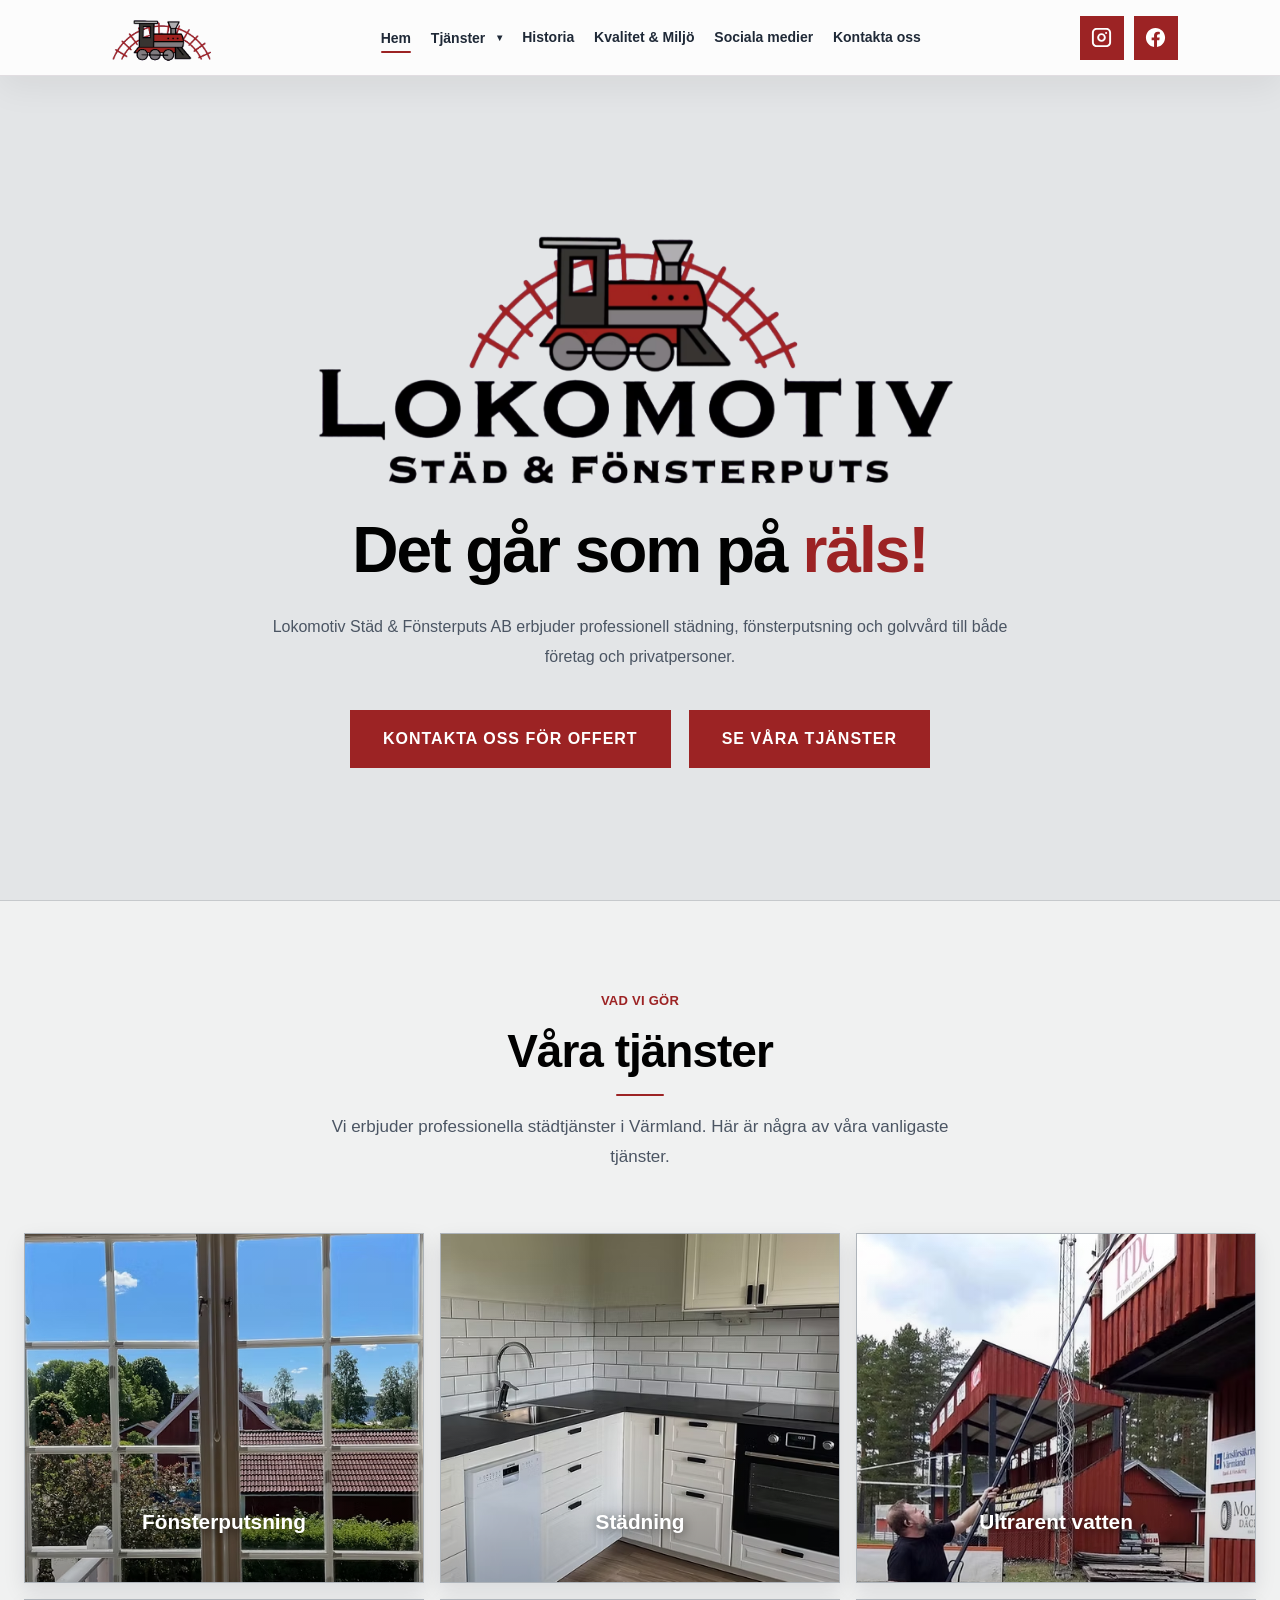
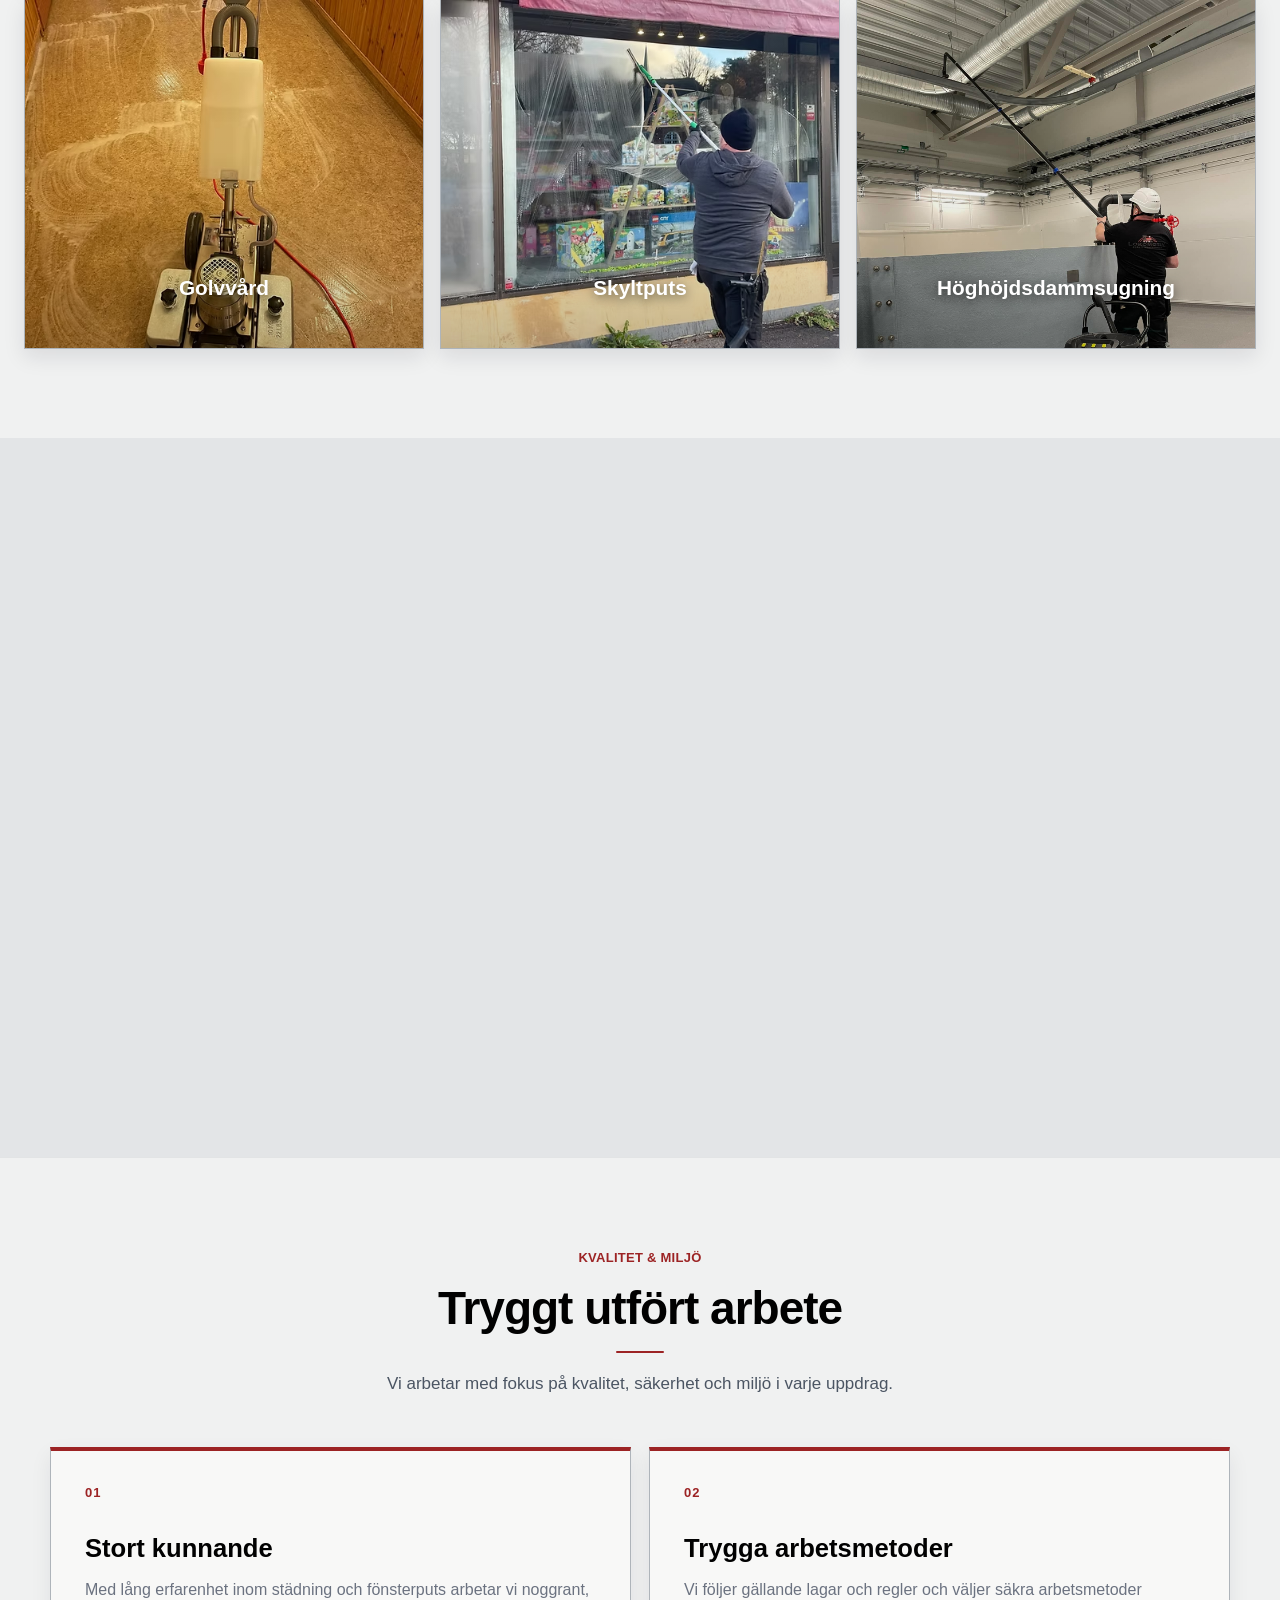
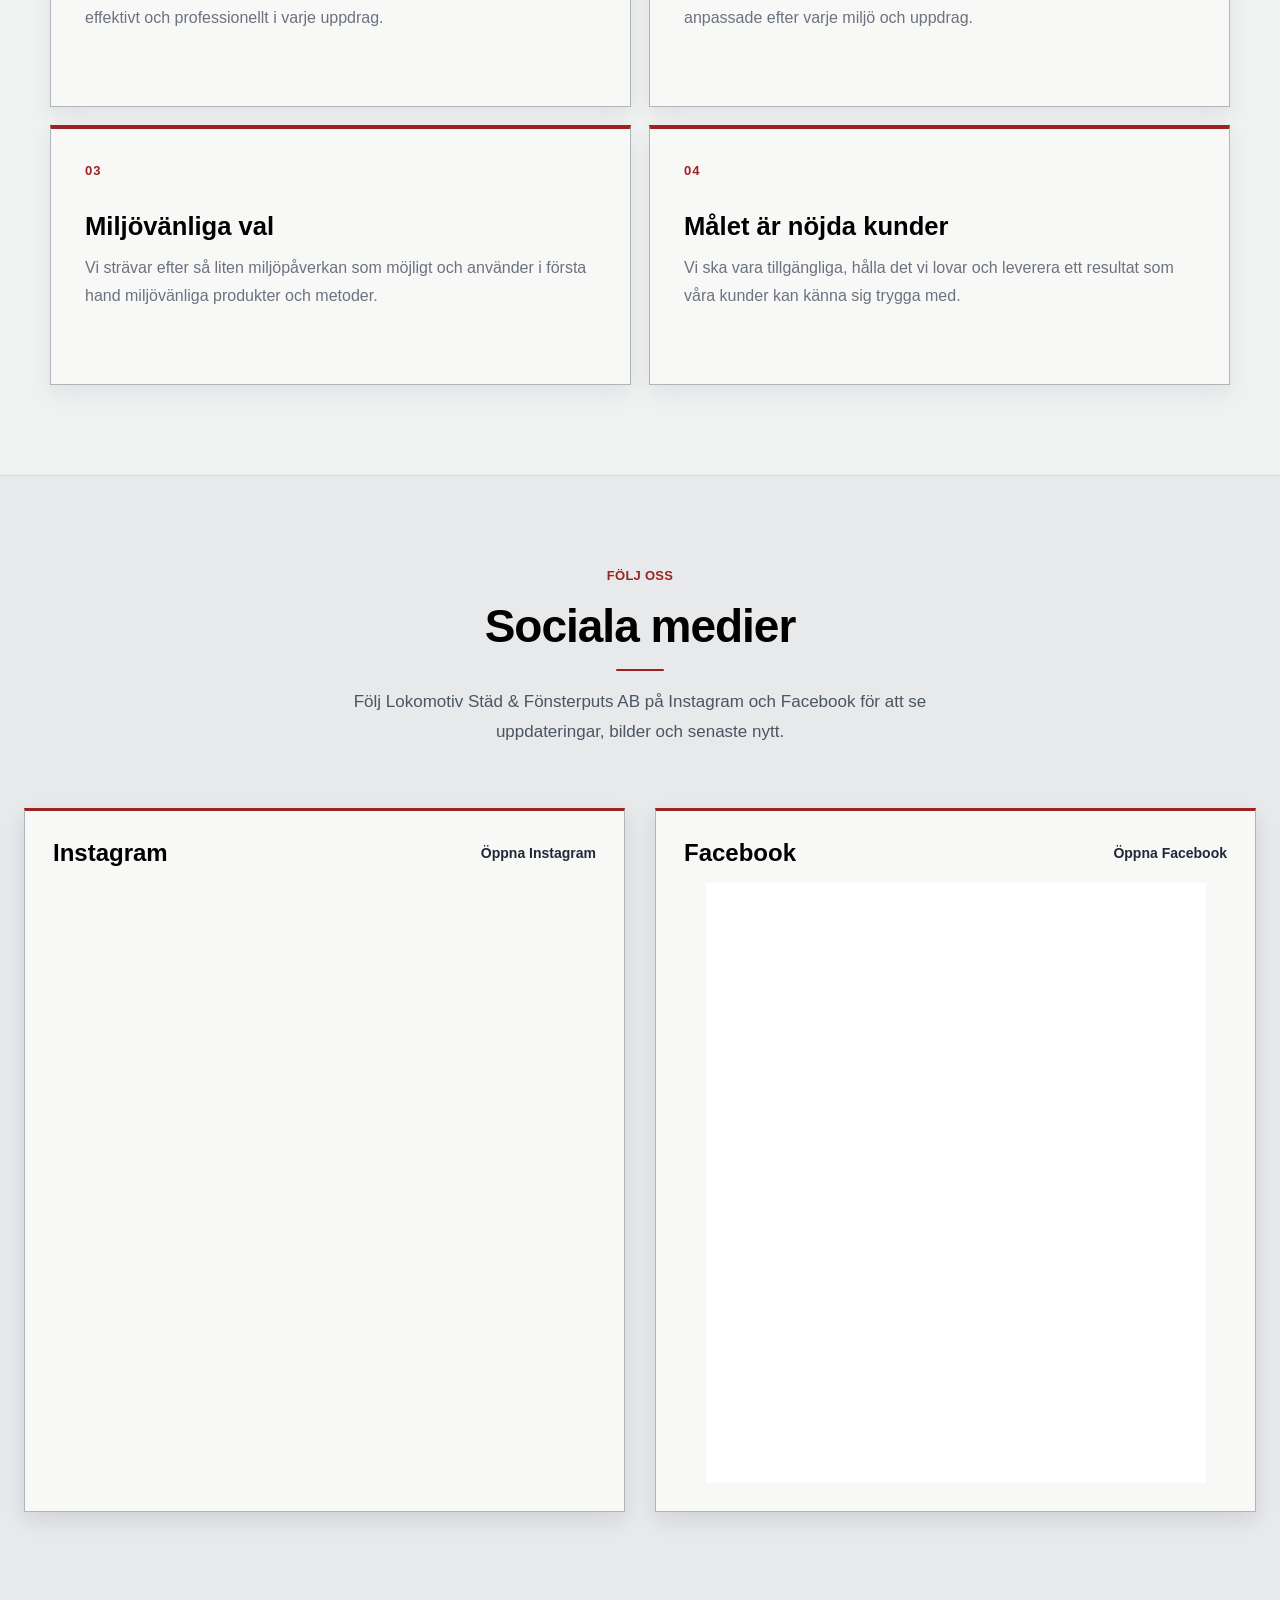
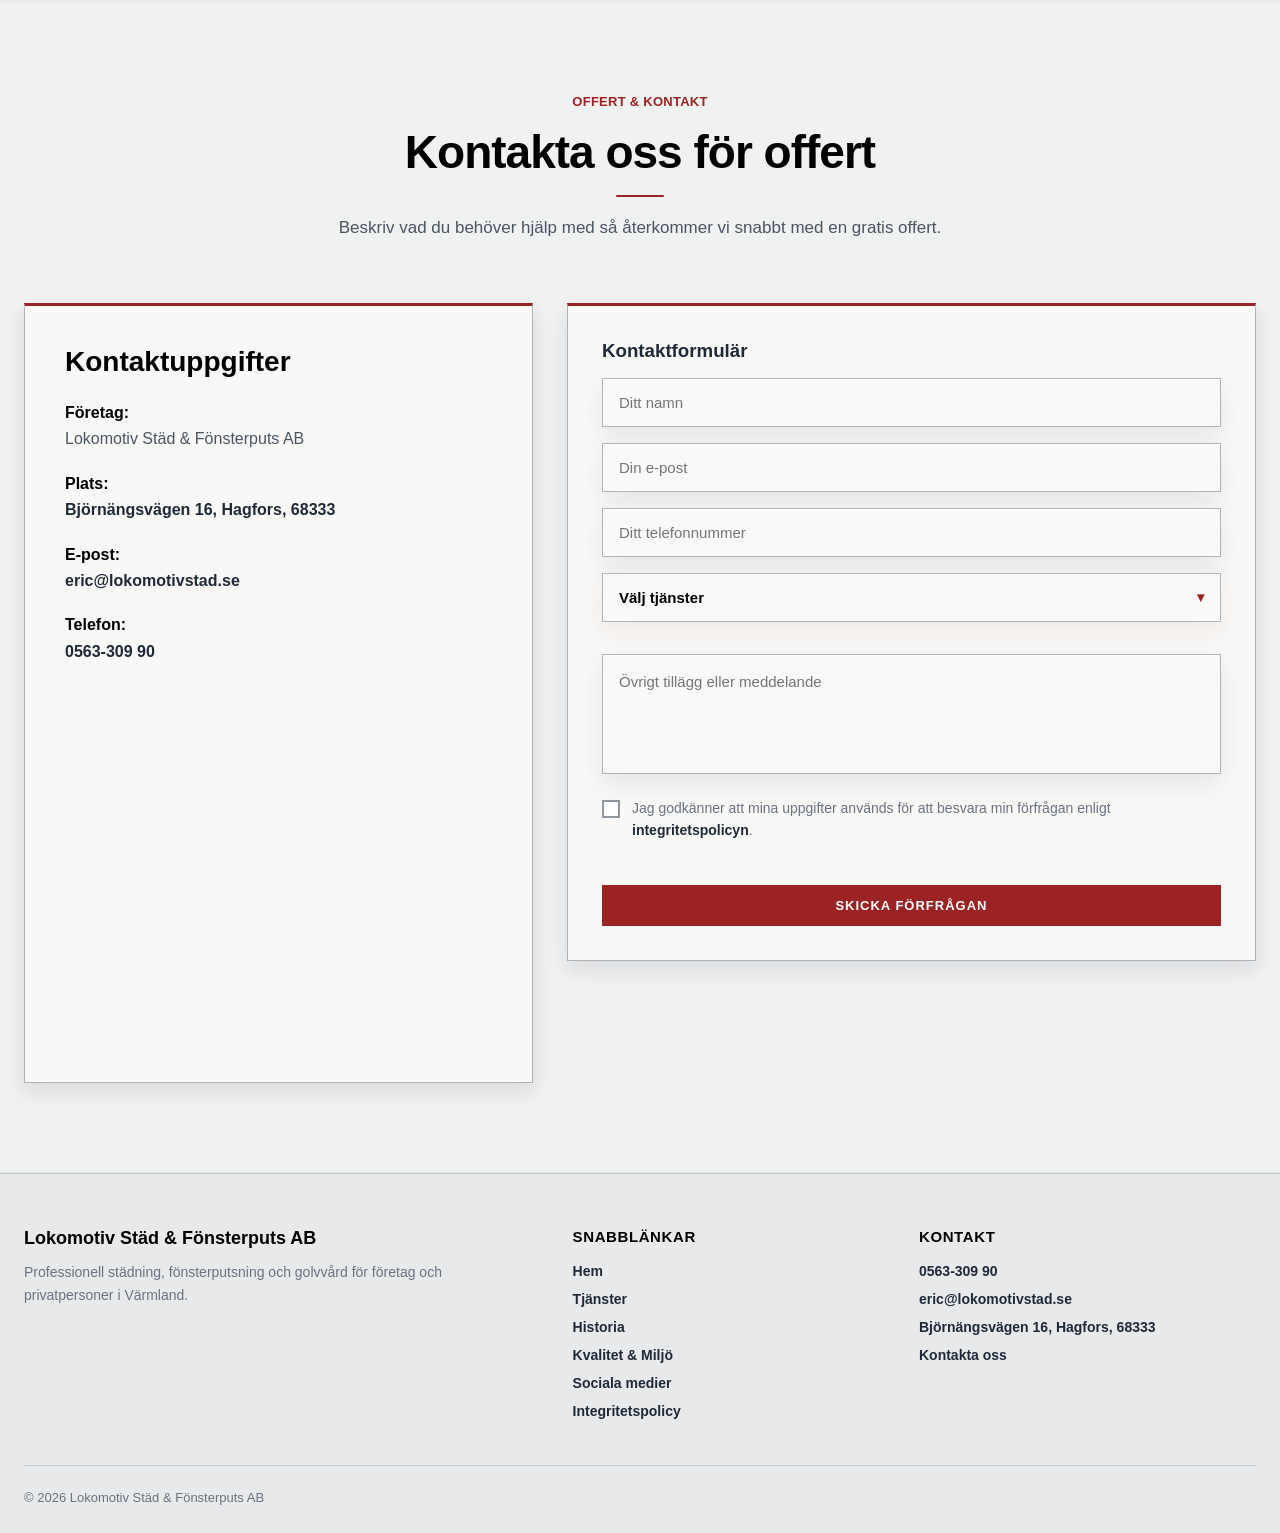
<file: index.html>
<!DOCTYPE html>
<html lang="sv">
<head>
  <meta charset="UTF-8">

  <meta
    name="viewport"
    content="width=device-width, initial-scale=1.0"
  >

  <title>Lokomotiv Städ & Fönsterputs AB</title>

  <meta
    name="description"
    content="Städfirma i Värmland. Vi erbjuder fönsterputs, städning och golvvård i Hagfors med omnejd."
  >

  <meta
    name="keywords"
    content="städning Hagfors, fönsterputs Värmland, städfirma"
  >

  <meta
    name="referrer"
    content="strict-origin-when-cross-origin"
  >

  <meta
    http-equiv="Content-Security-Policy"
    content="
      default-src 'self';
      script-src 'self' 'unsafe-inline' https://plausible.io https://www.instagram.com https://challenges.cloudflare.com;
      connect-src 'self' https://lokomotiv-backend.onrender.com https://plausible.io;
      style-src 'self' 'unsafe-inline' https://fonts.googleapis.com;
      font-src 'self' https://fonts.gstatic.com;
      img-src 'self' data: https://www.facebook.com https://*.fbcdn.net https://*.googleusercontent.com;
      frame-src https://www.facebook.com https://www.instagram.com https://www.google.com https://codepen.io https://cdpn.io https://challenges.cloudflare.com;
      base-uri 'self';
      object-src 'none';
    "
  >

  <!-- CSS -->
  <link rel="stylesheet" href="css/style.css">

  <!-- Google Fonts -->
  <link rel="preconnect" href="https://fonts.googleapis.com">
  <link rel="preconnect" href="https://fonts.gstatic.com" crossorigin>

  <link
    href="https://fonts.googleapis.com/css2?family=Cardo:ital@1&family=Fira+Sans:wght@400;500;600;700;800&family=Inter:wght@400;600;800&family=Rubik:wght@400;700&display=swap"
    rel="stylesheet"
  >

  <link
    href="https://fonts.googleapis.com/css2?family=Nunito:wght@400;900&display=swap"
    rel="stylesheet"
  >

  <!-- Favicon -->
  <link
    rel="icon"
    type="image/x-icon"
    href="bilder/favicon.ico"
  >

  <!-- Plausible Analytics -->
  <script
    defer
    data-domain="lokomotivstad.se"
    src="https://plausible.io/js/script.js"
  ></script>

  <!-- Open Graph -->
  <meta
    property="og:title"
    content="Städfirma i Hagfors | Lokomotiv Städ"
  >

  <meta
    property="og:description"
    content="Fönsterputs, städning och golvvård i Värmland"
  >

  <meta
    property="og:image"
    content="https://lokomotivstad.se/bilder/logo.png"
  >

  <meta
    property="og:type"
    content="website"
  >

  <!-- Structured data -->
  <script type="application/ld+json">
  {
    "@context": "https://schema.org",
    "@type": "CleaningService",
    "name": "Lokomotiv Städ & Fönsterputs AB",
    "image": "https://lokomotivstad.se/bilder/logo.png",
    "address": {
      "@type": "PostalAddress",
      "streetAddress": "Björnängsvägen 16",
      "addressLocality": "Hagfors",
      "postalCode": "68333",
      "addressCountry": "SE"
    },
    "telephone": "+4656330990",
    "areaServed": "Värmland"
  }
  </script>
</head>

<body>
  <div class="mouse-glow"></div>
<header>
    <a href="index.html#hem" class="logo">
  <img src="bilder/logo.png" alt="Lokomotiv Städ & Fönsterputs AB">
</a>

    <button class="menu-btn" id="menuBtn" aria-label="Öppna meny" aria-expanded="false" aria-controls="navMenu">
  <span></span>
  <span></span>
  <span></span>
</button>

    <nav id="navMenu">
      <a href="index.html#hem">Hem</a>
      <div class="nav-dropdown">
  <a href="index.html#tjanster" class="nav-dropdown-toggle">
  Tjänster
</a>

  <div class="nav-dropdown-menu">
    <a href="fonsterputsning.html">Fönsterputsning</a>
    <a href="stadning.html">Städning</a>
    <a href="ultrarent-vatten.html">Ultrarent vatten</a>
    <a href="golvvard.html">Golvvård</a>
    <a href="skyltputs.html">Skyltputs</a>
    <a href="hoghojdsdammsugning.html">Höghöjdsdammsugning</a>
  </div>
</div>
      <a href="index.html#historia">Historia</a>
      <a href="index.html#kvalitet">Kvalitet & Miljö</a>
      <a href="index.html#sociala-medier">Sociala medier</a>
      <a href="index.html#kontakt">Kontakta oss</a>
    </nav>
     <div class="header-actions">

  <div class="social-icons">
  <a href="https://www.instagram.com/lokomotivstad"
   class="btn btn-secondary social-button social-button--instagram"
   target="_blank"
   rel="noopener noreferrer"
   aria-label="Instagram">
    <svg viewBox="0 0 24 24" class="icon">
      <path d="M7 2C4.2 2 2 4.2 2 7v10c0 2.8 2.2 5 5 5h10c2.8 0 5-2.2 5-5V7c0-2.8-2.2-5-5-5H7zm10 2c1.7 0 3 1.3 3 3v10c0 1.7-1.3 3-3 3H7c-1.7 0-3-1.3-3-3V7c0-1.7 1.3-3 3-3h10zm-5 3.5A4.5 4.5 0 1 0 16.5 12 4.5 4.5 0 0 0 12 7.5zm0 2A2.5 2.5 0 1 1 9.5 12 2.5 2.5 0 0 1 12 9.5zm4.8-3.3a1.1 1.1 0 1 0 1.1 1.1 1.1 1.1 0 0 0-1.1-1.1z"/>
    </svg>
  </a>

  <a href="https://www.facebook.com/lokomotivstad"
   class="btn btn-secondary social-button social-button--facebook"
   target="_blank"
   rel="noopener noreferrer"
   aria-label="Facebook">
  <svg viewBox="0 0 24 24" class="icon">
    <path d="M22 12.06C22 6.48 17.52 2 11.94 2S2 6.48 2 12.06c0 5.03 3.68 9.2 8.49 9.94v-7.03H7.96v-2.91h2.53V9.84c0-2.5 1.49-3.88 3.77-3.88 1.09 0 2.23.2 2.23.2v2.45h-1.26c-1.24 0-1.63.77-1.63 1.56v1.89h2.77l-.44 2.91H13.6V22c4.81-.74 8.4-4.91 8.4-9.94z"/>
  </svg>
</a>
</div>

    </div>
  </header>

  <main>
    <section class="hero" id="hem">
      <div class="hero-text">
<img src="bilder/logotext.png" alt="Lokomotiv Städ & Fönsterputs AB" class="hero-logo">
        <h1>Det går som på <span>räls!</span></h1>
        <p>
          Lokomotiv Städ & Fönsterputs AB erbjuder professionell städning,
          fönsterputsning och golvvård till både företag och privatpersoner.
        </p>

        <div class="hero-buttons">
          <a href="index.html#kontakt" class="btn btn-primary">Kontakta oss för offert</a>
          <a href="index.html#tjanster" class="btn btn-secondary">Se våra tjänster</a>
        </div>
      </div>
    </section>

    <section id="tjanster" class="content-section">
      <div class="section-title">
        <span>Vad vi gör</span>
        <h2>Våra tjänster</h2>
        <p>
          Vi erbjuder professionella städtjänster i Värmland. Här är några av
          våra vanligaste tjänster.
        </p>
      </div>

      <div class="services-grid">
        <a href="fonsterputsning.html" class="service-card" aria-label="Läs mer om Fönsterputsning">
          <img src="bilder/fonsterputs.avif" alt="Fönsterputsning för hem och företag i Värmland" loading="lazy" />
          <div class="service-text service-card-content">
            <h3>Fönsterputsning</h3>
            <p>
              Traditionell fönsterputsning i hemmet, på kontoret eller i butiken.
              Vi har även behörighet att köra skylift.
            </p>
          <span class="service-link-text service-card-button">Läs mer</span>
          </div>
        </a>

        <a href="stadning.html" class="service-card" aria-label="Läs mer om Städning">
          <img src="bilder/stadning.avif" alt="Professionell städning för företag och privatpersoner" loading="lazy" />
          <div class="service-text service-card-content">
            <h3>Städning</h3>
            <p>
              Kontor/företagsstädning, flyttstädning, byggstädning, hemstädning, höghöjdsdammsugning mm.
            </p>
          <span class="service-link-text service-card-button">Läs mer</span>
          </div>
        </a>

        <a href="ultrarent-vatten.html" class="service-card" aria-label="Läs mer om Ultrarent vatten">
          <img src="bilder/ultrarent.avif" alt="Rengöring med ultrarent vatten på fönster och fasader" loading="lazy" />
          <div class="service-text service-card-content">
            <h3>Ultrarent vatten</h3>
            <p>
              Utvändig tvätt av fönster och fönsterkarmar, släta ytor på fasader som målat trä, plåt eller glas, plast, skyltar, stuprännor, solpaneler mm (upp till ca 8 m med teleskopskaft) med vårt Ultrarent vattensystem.
              Inget kem behövs utan bara rent vatten vilket innebär minimal miljöpåverkan.
            </p>
          <span class="service-link-text service-card-button">Läs mer</span>
          </div>
        </a>

        <a href="golvvard.html" class="service-card" aria-label="Läs mer om Golvvård">
          <img src="bilder/golvvard.avif" alt="Maskinell golvvård på plast- och linoleumgolv" loading="lazy" />
          <div class="service-text service-card-content">
            <h3>Golvvård</h3>
            <p>Maskinell golvvård på plast och linoleumgolv. Vi kan även rengöra trätrall och klinkersgolv i tex duschar.</p>
          <span class="service-link-text service-card-button">Läs mer</span>
          </div>
        </a>

        <a href="skyltputs.html" class="service-card" aria-label="Läs mer om Skyltputs">
          <img src="bilder/skyltputs.avif" alt="Skyltputs och fönsterputsning av skyltfönster" loading="lazy" />
          <div class="service-text service-card-content">
            <h3>Skyltputs</h3>
            <p>Fönsterputsning av skyltfönster med teleskopskaft.</p>
          <span class="service-link-text service-card-button">Läs mer</span>
          </div>
        </a>

<a href="hoghojdsdammsugning.html" class="service-card" aria-label="Läs mer om Höghöjdsdammsugning">
          <img src="bilder/hoghojd.jpg" alt="Höghöjdsdammsugning på svåråtkomliga platser" loading="lazy" />
          <div class="service-text service-card-content">
            <h3>Höghöjdsdammsugning</h3>
            <p>Dammsugning på höga höjder!</p>
          <span class="service-link-text service-card-button">Läs mer</span>
          </div>
        </a>
      </div>
    </section>

 
<section id="historia" class="content-section codepen-history-section" aria-label="Historia">
  <div class="section-title">
        <span>Tidslinje</span>
        <h2>Historia</h2>
        <p>Tidslinje kring Lokomotivs historia, från grundandet till nu</p>
      </div>
  <div class="cp-history">
    <div class="cp-history__inner">
      <div class="cp-history__step"><label for="cp-step-1">Start</label></div>
      <div class="cp-history__step"><label for="cp-step-2">Erfarenhet</label></div>
      <div class="cp-history__step"><label for="cp-step-3">Göteborg</label></div>
      <div class="cp-history__step"><label for="cp-step-4">Värmland</label></div>
      <div class="cp-history__step"><label for="cp-step-5">Idag</label></div>

      <input type="radio" name="cp-history-step" id="cp-step-1" checked>
      <input type="radio" name="cp-history-step" id="cp-step-2">
      <input type="radio" name="cp-history-step" id="cp-step-3">
      <input type="radio" name="cp-history-step" id="cp-step-4">
      <input type="radio" name="cp-history-step" id="cp-step-5">

      <div class="cp-history__bar"></div>
      <div class="cp-history__bar-set"></div>

      <div class="cp-history__tabs">
        <div class="cp-history__tab cp-history__tab--1">
          <h3>Start</h3>
          <p>Lokomotiv Städ & Fönsterputs AB startades i november 2021 av Eric Rauti, efter många år i städ- och fönsterputsbranschen.</p>
        </div>
        <div class="cp-history__tab cp-history__tab--2">
          <h3>Erfarenhet</h3>
          <p>Med mer än 25 års erfarenhet hade Eric hunnit bygga upp ett stort kunnande inom både praktiskt arbete och arbetsledning.</p>
        </div>
        <div class="cp-history__tab cp-history__tab--3">
          <h3>Göteborg</h3>
          <p>Under åren har Eric arbetat för flera av branschens ledande aktörer i Göteborg och fått erfarenhet från många olika typer av uppdrag.</p>
        </div>
        <div class="cp-history__tab cp-history__tab--4">
          <h3>Värmland</h3>
          <p>Efter senare års arbete i Värmland kändes steget naturligt att starta ett eget, personligt företag med stort kunnande och bred erfarenhet.</p>
        </div>
        <div class="cp-history__tab cp-history__tab--5">
          <h3>Idag</h3>
          <p>Vi utgår från Hagfors och arbetar i hela Värmland. Våra tjänster riktar sig till både företag och privatpersoner.</p>
        </div>
      </div>

      <div class="cp-history__status" aria-hidden="true">
        <img
          src="bilder/lok.png"
          alt=""
          class="cp-train-image"
        >
      </div>
    </div>
  </div>
</section>


    <section id="kvalitet" class="content-section quality-section">

  <div class="section-title">
    <span>Kvalitet & miljö</span>
    <h2>Tryggt utfört arbete</h2>
    <p>
      Vi arbetar med fokus på kvalitet, säkerhet och miljö i varje uppdrag.
    </p>
  </div>

  <div class="quality-grid">

    <article class="quality-card">
      <span class="quality-card__number">01</span>
      <h3>Stort kunnande</h3>
      <p>
        Med lång erfarenhet inom städning och fönsterputs arbetar vi noggrant,
        effektivt och professionellt i varje uppdrag.
      </p>
    </article>

    <article class="quality-card">
      <span class="quality-card__number">02</span>
      <h3>Trygga arbetsmetoder</h3>
      <p>
        Vi följer gällande lagar och regler och väljer säkra arbetsmetoder
        anpassade efter varje miljö och uppdrag.
      </p>
    </article>

    <article class="quality-card">
      <span class="quality-card__number">03</span>
      <h3>Miljövänliga val</h3>
      <p>
        Vi strävar efter så liten miljöpåverkan som möjligt och använder i
        första hand miljövänliga produkter och metoder.
      </p>
    </article>

    <article class="quality-card">
      <span class="quality-card__number">04</span>
      <h3>Målet är nöjda kunder</h3>
      <p>
        Vi ska vara tillgängliga, hålla det vi lovar och leverera ett resultat
        som våra kunder kan känna sig trygga med.
      </p>
    </article>

  </div>

</section>

<section id="sociala-medier" class="content-section">
  <div class="section-title">
    <span>Följ oss</span>
    <h2>Sociala medier</h2>
    <p>
      Följ Lokomotiv Städ & Fönsterputs AB på Instagram och Facebook för att se
      uppdateringar, bilder och senaste nytt.
    </p>
  </div>

  <div class="social-grid">
 <div class="social-box social-box--instagram">

  <div class="social-header">
    <h3>Instagram</h3>

    <a href="https://www.instagram.com/lokomotivstad"
       target="_blank"
       rel="noopener noreferrer">
      Öppna Instagram
    </a>
  </div>

  <blockquote
    class="instagram-media"
    data-instgrm-permalink="https://www.instagram.com/p/DY9Nyf_tqiE/"
    data-instgrm-version="14">
  </blockquote>

</div>

    <div class="social-box social-box--facebook">
      <div class="social-header">
        <h3>Facebook</h3>
        <a href="https://www.facebook.com/lokomotivstad" target="_blank" rel="noopener noreferrer">Öppna Facebook</a>
      </div>

      <iframe
        title="Lokomotiv Städ & Fönsterputs AB på Facebook"
        src="https://www.facebook.com/plugins/page.php?href=https://www.facebook.com/lokomotivstad&tabs=timeline&width=500&height=600&small_header=false&adapt_container_width=true&hide_cover=false&show_facepile=true"
        class="social-frame"
        width="500"
        height="600"
        style="border:none;overflow:hidden"
        scrolling="no"
        frameborder="0"
        allowfullscreen="true"
        allow="autoplay; clipboard-write; encrypted-media; picture-in-picture; web-share">
      </iframe>
    </div>
  </div>
</section>

    <section id="kontakt" class="content-section">
      <div class="section-title">
        <span>Offert & kontakt</span>
        <h2>Kontakta oss för offert</h2>
        <p>
          Beskriv vad du behöver hjälp med så återkommer vi snabbt med en gratis offert.
        </p>
      </div>

      <div class="contact-layout">
        <div class="contact-details">
          <h3>Kontaktuppgifter</h3>

          <p>
            <strong>Företag:</strong><br />
            Lokomotiv Städ & Fönsterputs AB
          </p>

	  <p>
	    <strong>Plats:</strong><br />
	    <a
          href="https://www.google.com/maps/search/?api=1&query=Bj%C3%B6rn%C3%A4ngsv%C3%A4gen+16%2C+683+33+Hagfors"
          target="_blank"
          rel="noopener noreferrer"
          class="footer-address"
        >Björnängsvägen 16, Hagfors, 68333</a>
    </p>

          <p>
            <strong>E-post:</strong><br />
            <a href="mailto:eric@lokomotivstad.se">eric@lokomotivstad.se</a>
          </p>

          <p>
            <strong>Telefon:</strong><br />
            <a href="tel:+4656330990">0563-309 90</a>
          </p>
<iframe title="Karta till Lokomotiv Städ & Fönsterputs AB i Hagfors" src="https://www.google.com/maps/embed?pb=!1m18!1m12!1m3!1d13406.415727035208!2d13.695739672536886!3d60.03371457185117!2m3!1f0!2f0!3f0!3m2!1i1024!2i768!4f13.1!3m3!1m2!1s0x4642d2c95155b8bf%3A0x7f8824b2a2e443ed!2zQmrDtnJuw6RuZ3N2w6RnZW4gMTYsIDY4MyAzMyBIYWdmb3JzLCBTdmVyaWdl!5e0!3m2!1ssv!2sus!4v1777454362989!5m2!1ssv!2sus" width="400" height="300" style="border:0;" allowfullscreen="" loading="lazy" referrerpolicy="no-referrer-when-downgrade"></iframe>

        </div>

        <div class="contact-box">
          <form id="contactForm" novalidate>
  <h3>Kontaktformulär</h3>
  <input type="text" id="name" name="Namn" placeholder="Ditt namn" required>
  <input type="email" id="email" name="E-post" placeholder="Din e-post" required>

  <input 
    type="tel" 
    id="phone" 
    name="Telefonnummer" 
    placeholder="Ditt telefonnummer" 
    required
    pattern="[0-9+\-\s]{7,15}"
    inputmode="tel"
  >

  <div class="custom-select">
    <button type="button" class="select-button" id="serviceDropdownBtn">
      Välj tjänster
    </button>

    <div class="select-options" id="serviceOptions">
      <label class="checkbox-row service-option"><input type="checkbox" class="service-checkbox" value="Fönsterputsning"> <span>Fönsterputsning</span></label>
      <label class="checkbox-row service-option"><input type="checkbox" class="service-checkbox" value="Städning"> <span>Städning</span></label>
      <label class="checkbox-row service-option"><input type="checkbox" class="service-checkbox" value="Ultrarent vatten"> <span>Ultrarent vatten</span></label>
      <label class="checkbox-row service-option"><input type="checkbox" class="service-checkbox" value="Golvvård"> <span>Golvvård</span></label>
      <label class="checkbox-row service-option"><input type="checkbox" class="service-checkbox" value="Skyltputs"> <span>Skyltputs</span></label>
      <label class="checkbox-row service-option"><input type="checkbox" class="service-checkbox" value="Höghöjdsdammsugning"> <span>Höghöjdsdammsugning</span></label>
    </div>
  </div>
  <input type="hidden" id="selectedServicesInput" name="Valda Tjänster">
  <textarea id="mailSummary" name="Sammanfattning" hidden></textarea>

  <div class="honeypot-field" aria-hidden="true">
    <label for="website">Lämna detta fält tomt</label>
    <input type="text" id="website" name="_honey" tabindex="-1" autocomplete="off">
  </div>

  <div id="serviceExtraFields">

    <div class="service-extra" data-service="Fönsterputsning">
      <button type="button" class="service-extra-toggle">Fönsterputsning - detaljer</button>
      <div class="service-extra-content">
        <input type="text" name="_fonsterputsning_antal_fonster" data-mail-label="Fönsterputsning - antal fönster" placeholder="Antal fönster">
        <textarea name="_fonsterputsning_beskrivning" data-mail-label="Fönsterputsning - beskrivning" placeholder="Beskriv jobbet"></textarea>
        <label class="upload-label">
          Lägg till bilder
<input 
  type="file" 
  name="fonsterputsning_bilder"
  data-mail-label="Bilder"
  accept="image/png, image/jpeg, image/webp"
  multiple
>        </label>
      </div>
    </div>

    <div class="service-extra" data-service="Städning">
      <button type="button" class="service-extra-toggle">Städning - detaljer</button>
      <div class="service-extra-content">
        <input type="text" name="_stadning_typ" data-mail-label="Städning - typ" placeholder="Typ av städning (t.ex. flytt, kontor)">
        <textarea name="_stadning_beskrivning" data-mail-label="Städning - beskrivning" placeholder="Beskriv jobbet"></textarea>
        <label class="upload-label">
          Lägg till bilder
<input 
  type="file" 
  name="stadning_bilder"
  data-mail-label="Bilder"
  accept="image/png, image/jpeg, image/webp"
  multiple
>        </label>
      </div>
    </div>

    <div class="service-extra" data-service="Ultrarent vatten">
      <button type="button" class="service-extra-toggle">Ultrarent vatten - detaljer</button>
      <div class="service-extra-content">
        <input type="text" name="_ultrarent_yta" data-mail-label="Ultrarent - yta" placeholder="Typ av yta (fasad, fönster osv)">
        <textarea name="_ultrarent_beskrivning" data-mail-label="Ultrarent - beskrivning" placeholder="Beskriv jobbet"></textarea>
        <label class="upload-label">
          Lägg till bilder
<input 
  type="file" 
  name="ultrarent_bilder"
  data-mail-label="Bilder"
  accept="image/png, image/jpeg, image/webp"
  multiple
>        </label>
      </div>
    </div>

    <div class="service-extra" data-service="Golvvård">
      <button type="button" class="service-extra-toggle">Golvvård - detaljer</button>
      <div class="service-extra-content">
        <input type="text" name="_golvvard_typ" data-mail-label="Golvvård - typ" placeholder="Typ av golv">
        <textarea name="_golvvard_beskrivning" data-mail-label="Golvvård - beskrivning" placeholder="Beskriv jobbet"></textarea>
        <label class="upload-label">
          Lägg till bilder
<input 
  type="file" 
  name="golvvard_bilder"
  data-mail-label="Bilder"
  accept="image/png, image/jpeg, image/webp"
  multiple
>        </label>
      </div>
    </div>

    <div class="service-extra" data-service="Skyltputs">
      <button type="button" class="service-extra-toggle">Skyltputs - detaljer</button>
      <div class="service-extra-content">
        <input type="text" name="_skyltputs_antal" data-mail-label="Skyltputs - antal" placeholder="Antal skyltar">
        <textarea name="_skyltputs_beskrivning" data-mail-label="Skyltputs - beskrivning" placeholder="Beskriv jobbet"></textarea>
        <label class="upload-label">
          Lägg till bilder
<input 
  type="file" 
  name="skyltputs_bilder"
  data-mail-label="Bilder"
  accept="image/png, image/jpeg, image/webp"
  multiple
>
        </label>
      </div>
    </div>

    <div class="service-extra" data-service="Höghöjdsdammsugning">
      <button type="button" class="service-extra-toggle">Höghöjdsdammsugning - detaljer</button>
      <div class="service-extra-content">
        <input type="text" name="_hoghojdsdammsugning_yta" data-mail-label="Höghöjdsdammsugning - yta" placeholder="Storlek / yta">
        <textarea name="_hoghojdsdammsugning_beskrivning" data-mail-label="Höghöjdsdammsugning - beskrivning" placeholder="Beskriv jobbet"></textarea>
        <label class="upload-label">
          Lägg till bilder
<input 
  type="file" 
  name="hoghojdsdammsugning_bilder"
  data-mail-label="Bilder"
  accept="image/png, image/jpeg, image/webp"
  multiple
>
        </label>
      </div>
    </div>

  </div>

  <textarea id="messageField" name="Övrigt tillägg" placeholder="Övrigt tillägg eller meddelande"></textarea>

  <label class="checkbox-row privacy-consent" for="privacyConsent">
    <input type="checkbox" id="privacyConsent" name="Samtycke" value="Godkänner integritetspolicyn" required>
    <span>Jag godkänner att mina uppgifter används för att besvara min förfrågan enligt <a href="integritet.html" target="_blank" rel="noopener noreferrer">integritetspolicyn</a>.</span>
  </label>

<div class="turnstile-wrap">
  <div
    class="cf-turnstile"
    data-sitekey="0x4AAAAAAFONVT8HoMLba1d6"
    data-theme="light"
    data-size="flexible"
    data-language="sv"
    data-appearance="interaction-only"
  ></div>
</div>

<div class="form-submit-area">

  <button id="submitFormBtn" type="submit" class="btn btn-primary">
    Skicka förfrågan
  </button>

  <div
    id="formMessage"
    class="form-message"
    role="status"
    aria-live="polite"
  ></div>

</div>
</form>
        </div>
      </div>
    </section>

  </main>

<footer class="site-footer">

  <div class="footer-inner">

    <div class="footer-column footer-brand">
      <strong>Lokomotiv Städ & Fönsterputs AB</strong>
      <p>
        Professionell städning, fönsterputsning och golvvård
        för företag och privatpersoner i Värmland.
      </p>
    </div>


    <div class="footer-column">
      <h3>Snabblänkar</h3>

      <div class="footer-nav">
        <a href="index.html#hem">Hem</a>
        <a href="index.html#tjanster">Tjänster</a>
        <a href="index.html#historia">Historia</a>
        <a href="index.html#kvalitet">Kvalitet & Miljö</a>
        <a href="index.html#sociala-medier">Sociala medier</a>
        <a href="integritet.html">Integritetspolicy</a>
      </div>
    </div>


    <div class="footer-column">
      <h3>Kontakt</h3>

      <div class="footer-contact">
        <a href="tel:+4656330990">0563-309 90</a>
        <a href="mailto:eric@lokomotivstad.se">eric@lokomotivstad.se</a>
        <a
          href="https://www.google.com/maps/search/?api=1&query=Bj%C3%B6rn%C3%A4ngsv%C3%A4gen+16%2C+683+33+Hagfors"
          target="_blank"
          rel="noopener noreferrer"
          class="footer-address"
        >
          Björnängsvägen 16, Hagfors, 68333
        </a>

        <a href="index.html#kontakt" class="footer-policy">
          Kontakta oss
        </a>
      </div>
    </div>

  </div>


  <div class="footer-bottom">
    <p>© 2026 Lokomotiv Städ & Fönsterputs AB</p>
  </div>

</footer>

      <div class="floating-buttons">
  <a href="index.html#hem" class="scroll-top-btn" id="scrollTopBtn" aria-label="Till toppen">↑</a>
</div>
<script async src="https://www.instagram.com/embed.js"></script>

<script
  src="https://challenges.cloudflare.com/turnstile/v0/api.js"
  async
  defer
></script>

  <script src="script.js"></script>

</body>
</html>
</file>
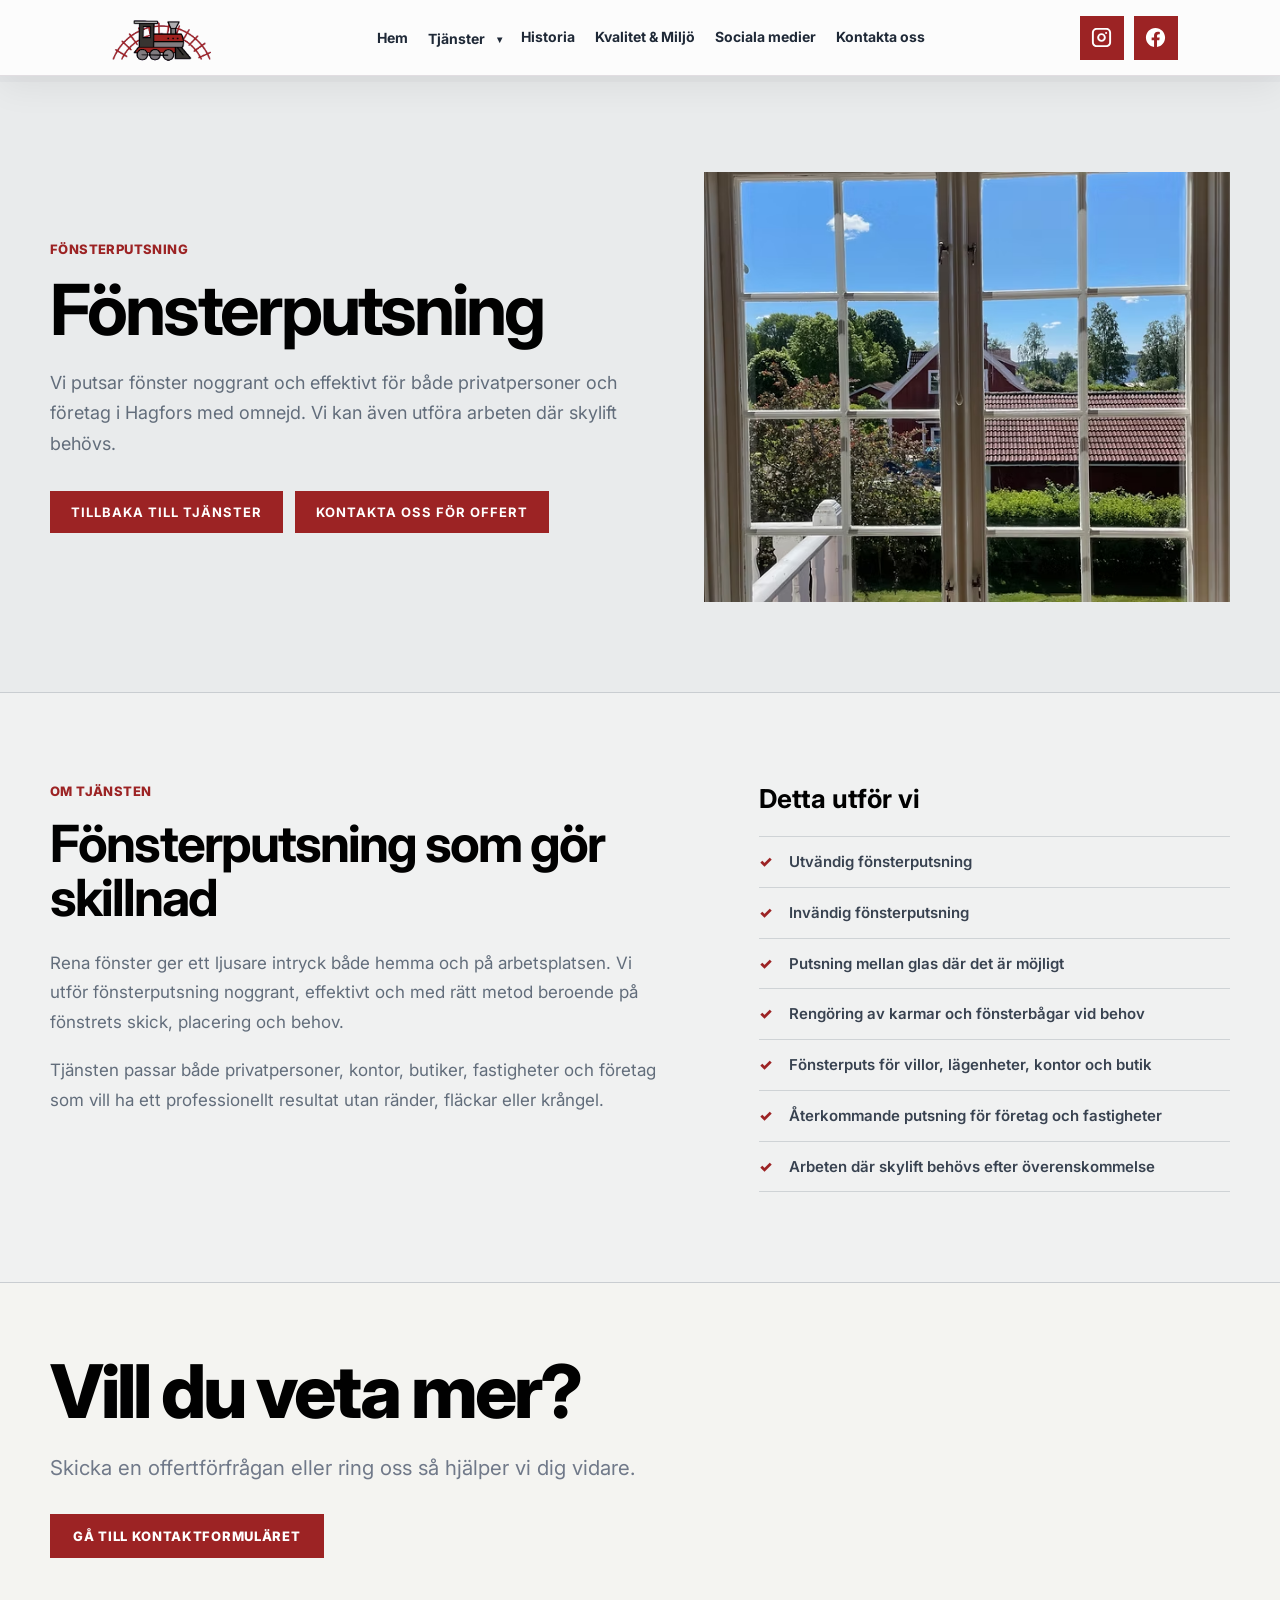
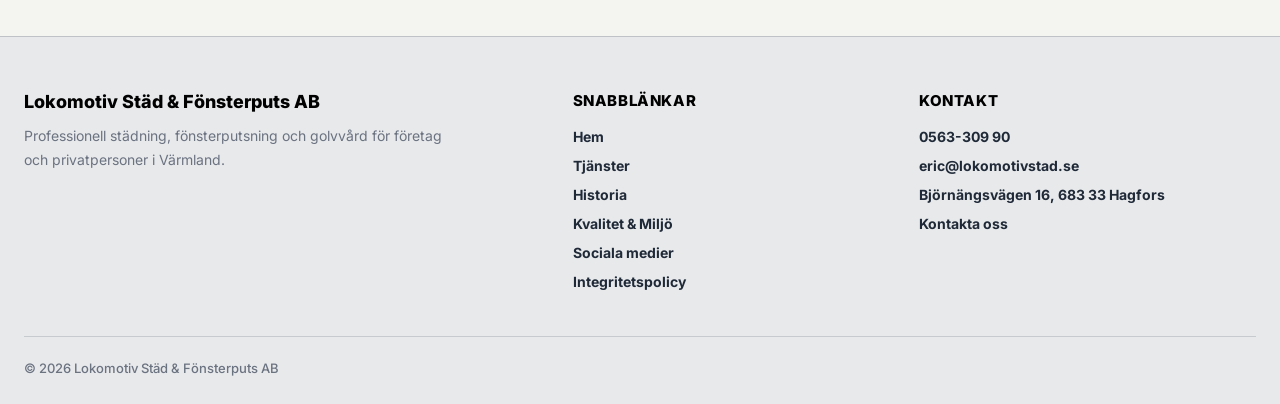
<file: fonsterputsning.html>
<!DOCTYPE html>
<html lang="sv">
<head>
  <meta charset="UTF-8" />
  <meta name="viewport" content="width=device-width, initial-scale=1.0" />
  <meta name="referrer" content="strict-origin-when-cross-origin">
  <title>Fönsterputsning | Lokomotiv Städ & Fönsterputs AB</title>
  <meta name="description" content="Fönsterputsning i Hagfors och Värmland. Traditionell fönsterputsning för hem, kontor och butik.">
  <link rel="stylesheet" href="css/style.css" />
  <link rel="preconnect" href="https://fonts.googleapis.com">
  <link rel="preconnect" href="https://fonts.gstatic.com" crossorigin>
  <link href="https://fonts.googleapis.com/css2?family=Inter:wght@400;600;800&display=swap" rel="stylesheet">
  <link rel="icon" type="image/x-icon" href="bilder/favicon.ico">
</head>
<body class="service-body" id="top">
    <div class="mouse-glow"></div>
<header>
    <a href="index.html#hem" class="logo">
  <img src="bilder/logo.png" alt="Lokomotiv Städ & Fönsterputs AB">
</a>

    <button class="menu-btn" id="menuBtn" aria-label="Öppna meny" aria-expanded="false" aria-controls="navMenu">
  <span></span>
  <span></span>
  <span></span>
</button>

    <nav id="navMenu">
      <a href="index.html#hem">Hem</a>
      <div class="nav-dropdown">
  <a href="index.html#tjanster" class="nav-dropdown-toggle">
  Tjänster
</a>

  <div class="nav-dropdown-menu">
    <a href="fonsterputsning.html">Fönsterputsning</a>
    <a href="stadning.html">Städning</a>
    <a href="ultrarent-vatten.html">Ultrarent vatten</a>
    <a href="golvvard.html">Golvvård</a>
    <a href="skyltputs.html">Skyltputs</a>
    <a href="hoghojdsdammsugning.html">Höghöjdsdammsugning</a>
  </div>
</div>
      <a href="index.html#historia">Historia</a>
      <a href="index.html#kvalitet">Kvalitet & Miljö</a>
      <a href="index.html#sociala-medier">Sociala medier</a>
      <a href="index.html#kontakt">Kontakta oss</a>
    </nav>
     <div class="header-actions">

  <div class="social-icons">
  <a href="https://www.instagram.com/lokomotivstad"
   class="btn btn-secondary social-button social-button--instagram"
   target="_blank"
   rel="noopener noreferrer"
   aria-label="Instagram">
    <svg viewBox="0 0 24 24" class="icon">
      <path d="M7 2C4.2 2 2 4.2 2 7v10c0 2.8 2.2 5 5 5h10c2.8 0 5-2.2 5-5V7c0-2.8-2.2-5-5-5H7zm10 2c1.7 0 3 1.3 3 3v10c0 1.7-1.3 3-3 3H7c-1.7 0-3-1.3-3-3V7c0-1.7 1.3-3 3-3h10zm-5 3.5A4.5 4.5 0 1 0 16.5 12 4.5 4.5 0 0 0 12 7.5zm0 2A2.5 2.5 0 1 1 9.5 12 2.5 2.5 0 0 1 12 9.5zm4.8-3.3a1.1 1.1 0 1 0 1.1 1.1 1.1 1.1 0 0 0-1.1-1.1z"/>
    </svg>
  </a>

  <a href="https://www.facebook.com/lokomotivstad"
   class="btn btn-secondary social-button social-button--facebook"
   target="_blank"
   rel="noopener noreferrer"
   aria-label="Facebook">
  <svg viewBox="0 0 24 24" class="icon">
    <path d="M22 12.06C22 6.48 17.52 2 11.94 2S2 6.48 2 12.06c0 5.03 3.68 9.2 8.49 9.94v-7.03H7.96v-2.91h2.53V9.84c0-2.5 1.49-3.88 3.77-3.88 1.09 0 2.23.2 2.23.2v2.45h-1.26c-1.24 0-1.63.77-1.63 1.56v1.89h2.77l-.44 2.91H13.6V22c4.81-.74 8.4-4.91 8.4-9.94z"/>
  </svg>
</a>
</div>

    </div>
  </header>

<main class="service-page-clean">

  <!-- HERO -->
  <section class="service-band service-band--hero">
    <div class="service-band__inner service-hero-clean">

      <div class="service-hero-clean__text">
        <span class="service-kicker">Fönsterputsning</span>

        <h1>Fönsterputsning</h1>

        <p>
          Vi putsar fönster noggrant och effektivt för både privatpersoner och företag i Hagfors med omnejd. Vi kan även utföra arbeten där skylift behövs.
        </p>

        <div class="service-actions-clean">
          <a href="index.html#tjanster" class="btn btn-secondary">
            Tillbaka till tjänster
          </a>

          <a href="index.html#kontakt" class="btn btn-primary">
            Kontakta oss för offert
          </a>
        </div>
      </div>

      <div class="service-hero-clean__image">
        <img
          src="bilder/fonsterputs.avif"
          alt="Fönsterputsning från Lokomotiv Städ &amp; Fönsterputs AB"
          loading="eager"
        >
      </div>

    </div>
  </section>


  <!-- OM TJÄNSTEN -->
  <section class="service-band service-band--info">
    <div class="service-band__inner service-info-clean">

      <div class="service-info-clean__text">
        <span class="service-kicker">Om tjänsten</span>

        <h2>Fönsterputsning som gör skillnad</h2>

        <p>
          Rena fönster ger ett ljusare intryck både hemma och på arbetsplatsen. Vi utför fönsterputsning noggrant, effektivt och med rätt metod beroende på fönstrets skick, placering och behov.
        </p>

        <p>
          Tjänsten passar både privatpersoner, kontor, butiker, fastigheter och företag som vill ha ett professionellt resultat utan ränder, fläckar eller krångel.
        </p>
      </div>

      <div class="service-list-clean">
        <h3>Detta utför vi</h3>

        <ul>
          <li>Utvändig fönsterputsning</li>
          <li>Invändig fönsterputsning</li>
          <li>Putsning mellan glas där det är möjligt</li>
          <li>Rengöring av karmar och fönsterbågar vid behov</li>
          <li>Fönsterputs för villor, lägenheter, kontor och butik</li>
          <li>Återkommande putsning för företag och fastigheter</li>
          <li>Arbeten där skylift behövs efter överenskommelse</li>
        </ul>
      </div>

    </div>
  </section>


  <!-- CTA -->
  <section class="service-band service-band--cta">
    <div class="service-band__inner service-cta-clean">

      <h2>Vill du veta mer?</h2>

      <p>
        Skicka en offertförfrågan eller ring oss så hjälper vi dig vidare.
      </p>

      <a href="index.html#kontakt" class="btn btn-primary service-cta-button">
        Gå till kontaktformuläret
      </a>

    </div>
  </section>

</main>

<footer class="site-footer">

  <div class="footer-inner">

    <div class="footer-column footer-brand">
      <strong>Lokomotiv Städ & Fönsterputs AB</strong>
      <p>
        Professionell städning, fönsterputsning och golvvård
        för företag och privatpersoner i Värmland.
      </p>
    </div>


    <div class="footer-column">
      <h3>Snabblänkar</h3>

      <div class="footer-nav">
        <a href="index.html#hem">Hem</a>
        <a href="index.html#tjanster">Tjänster</a>
        <a href="index.html#historia">Historia</a>
        <a href="index.html#kvalitet">Kvalitet & Miljö</a>
        <a href="index.html#sociala-medier">Sociala medier</a>
        <a href="integritet.html">Integritetspolicy</a>
      </div>
    </div>


    <div class="footer-column">
      <h3>Kontakt</h3>

      <div class="footer-contact">
        <a href="tel:+4656330990">0563-309 90</a>
        <a href="mailto:eric@lokomotivstad.se">eric@lokomotivstad.se</a>
        <a
          href="https://www.google.com/maps/search/?api=1&query=Bj%C3%B6rn%C3%A4ngsv%C3%A4gen+16%2C+683+33+Hagfors"
          target="_blank"
          rel="noopener noreferrer"
          class="footer-address"
        >
          Björnängsvägen 16, 683 33 Hagfors
        </a>

        <a href="index.html#kontakt" class="footer-policy">
          Kontakta oss
        </a>
      </div>
    </div>

  </div>


  <div class="footer-bottom">
    <p>© 2026 Lokomotiv Städ & Fönsterputs AB</p>
  </div>

</footer>

      <div class="floating-buttons">
  <a href="#top" class="scroll-top-btn" id="scrollTopBtn" aria-label="Till toppen">↑</a>
</div>

  <script src="script.js"></script>

</body>
</html>
</file>
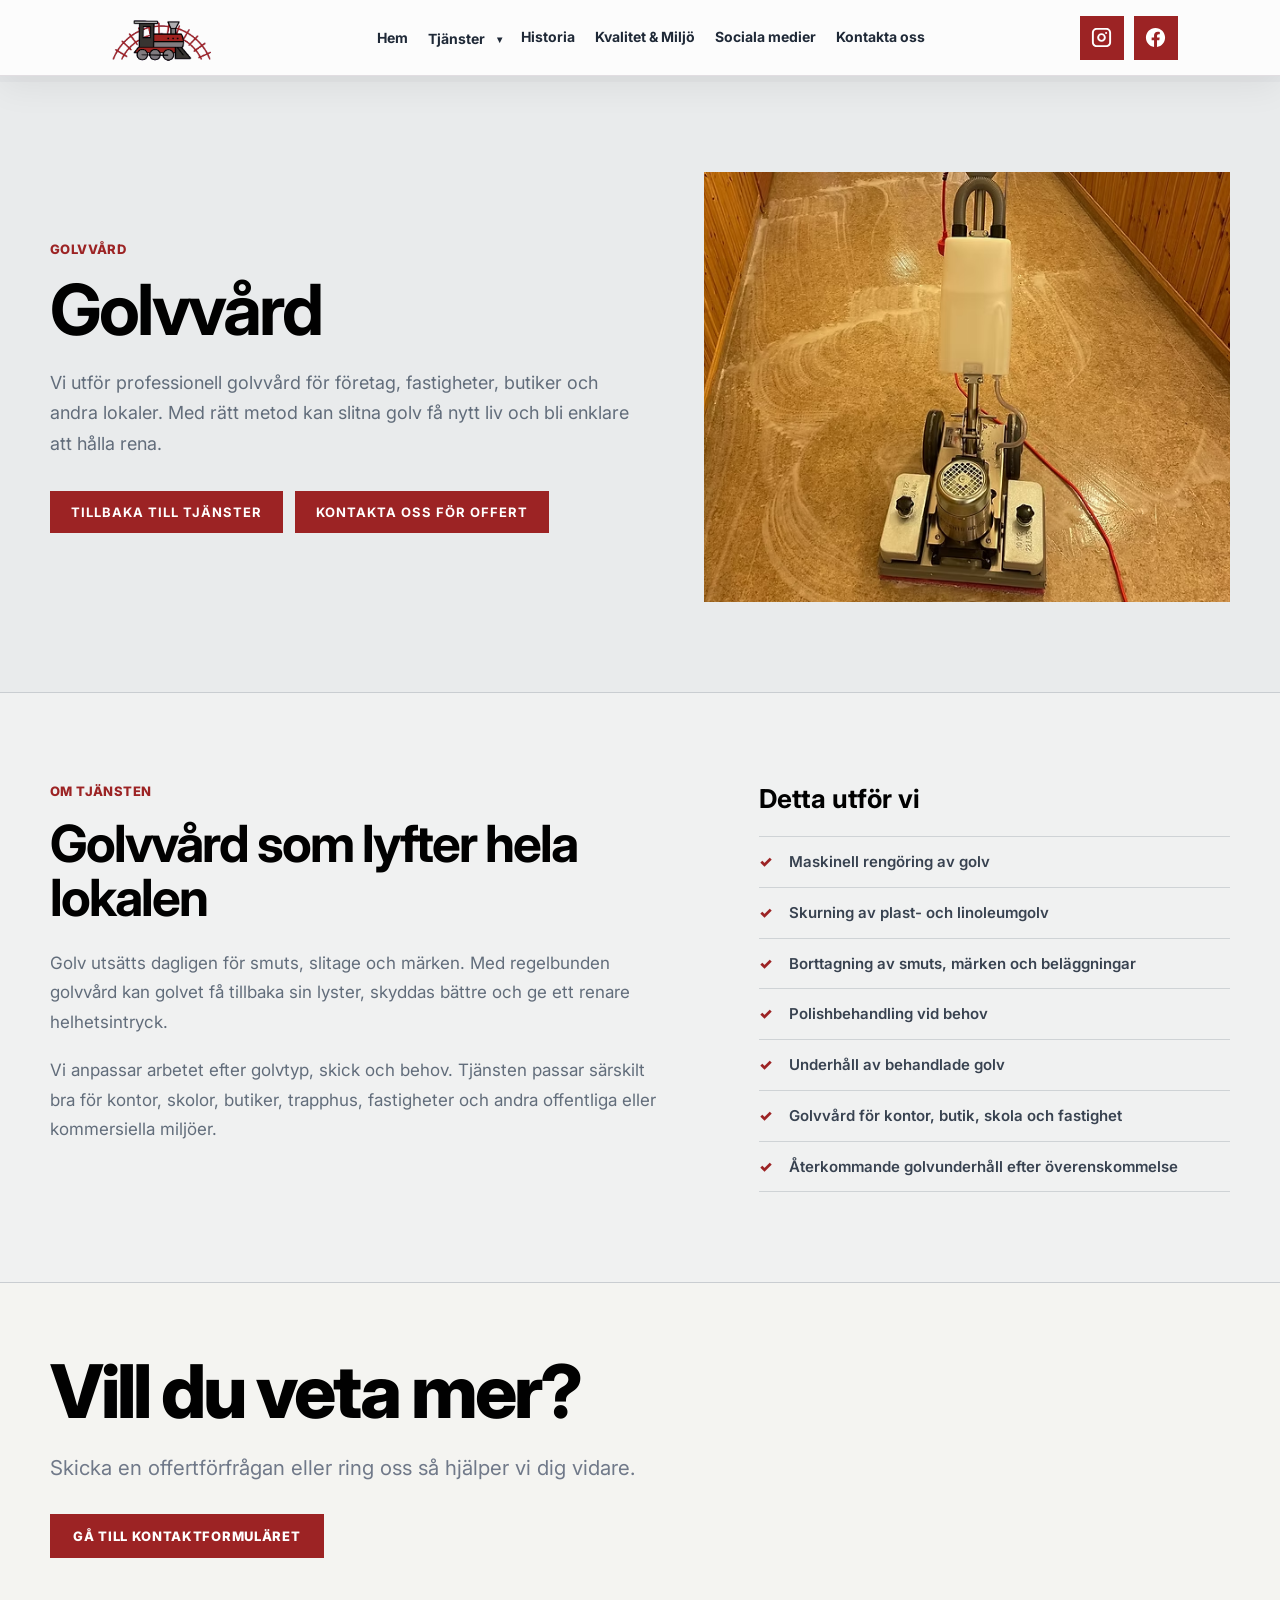
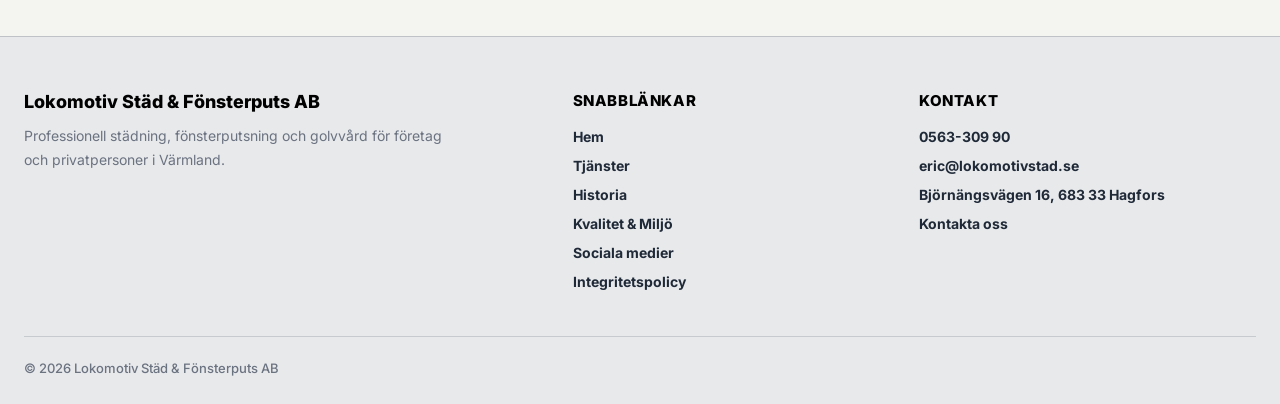
<file: golvvard.html>
<!DOCTYPE html>
<html lang="sv">
<head>
  <meta charset="UTF-8" />
  <meta name="viewport" content="width=device-width, initial-scale=1.0" />
  <meta name="referrer" content="strict-origin-when-cross-origin">
  <title>Golvvård | Lokomotiv Städ & Fönsterputs AB</title>
  <meta name="description" content="Professionell golvvård i Hagfors och Värmland. Maskinell rengöring, polish och underhåll av plast- och linoleumgolv.">
  <link rel="stylesheet" href="css/style.css" />
  <link rel="preconnect" href="https://fonts.googleapis.com">
  <link rel="preconnect" href="https://fonts.gstatic.com" crossorigin>
  <link href="https://fonts.googleapis.com/css2?family=Inter:wght@400;600;800&display=swap" rel="stylesheet">
  <link rel="icon" type="image/x-icon" href="bilder/favicon.ico">
</head>
<body class="service-body" id="top">
    <div class="mouse-glow"></div>
<header>
    <a href="index.html#hem" class="logo">
  <img src="bilder/logo.png" alt="Lokomotiv Städ & Fönsterputs AB">
</a>

    <button class="menu-btn" id="menuBtn" aria-label="Öppna meny" aria-expanded="false" aria-controls="navMenu">
  <span></span>
  <span></span>
  <span></span>
</button>

    <nav id="navMenu">
      <a href="index.html#hem">Hem</a>
      <div class="nav-dropdown">
  <a href="index.html#tjanster" class="nav-dropdown-toggle">
  Tjänster
</a>

  <div class="nav-dropdown-menu">
    <a href="fonsterputsning.html">Fönsterputsning</a>
    <a href="stadning.html">Städning</a>
    <a href="ultrarent-vatten.html">Ultrarent vatten</a>
    <a href="golvvard.html">Golvvård</a>
    <a href="skyltputs.html">Skyltputs</a>
    <a href="hoghojdsdammsugning.html">Höghöjdsdammsugning</a>
  </div>
</div>
      <a href="index.html#historia">Historia</a>
      <a href="index.html#kvalitet">Kvalitet & Miljö</a>
      <a href="index.html#sociala-medier">Sociala medier</a>
      <a href="index.html#kontakt">Kontakta oss</a>
    </nav>
     <div class="header-actions">

  <div class="social-icons">
  <a href="https://www.instagram.com/lokomotivstad"
   class="btn btn-secondary social-button social-button--instagram"
   target="_blank"
   rel="noopener noreferrer"
   aria-label="Instagram">
    <svg viewBox="0 0 24 24" class="icon">
      <path d="M7 2C4.2 2 2 4.2 2 7v10c0 2.8 2.2 5 5 5h10c2.8 0 5-2.2 5-5V7c0-2.8-2.2-5-5-5H7zm10 2c1.7 0 3 1.3 3 3v10c0 1.7-1.3 3-3 3H7c-1.7 0-3-1.3-3-3V7c0-1.7 1.3-3 3-3h10zm-5 3.5A4.5 4.5 0 1 0 16.5 12 4.5 4.5 0 0 0 12 7.5zm0 2A2.5 2.5 0 1 1 9.5 12 2.5 2.5 0 0 1 12 9.5zm4.8-3.3a1.1 1.1 0 1 0 1.1 1.1 1.1 1.1 0 0 0-1.1-1.1z"/>
    </svg>
  </a>

  <a href="https://www.facebook.com/lokomotivstad"
   class="btn btn-secondary social-button social-button--facebook"
   target="_blank"
   rel="noopener noreferrer"
   aria-label="Facebook">
  <svg viewBox="0 0 24 24" class="icon">
    <path d="M22 12.06C22 6.48 17.52 2 11.94 2S2 6.48 2 12.06c0 5.03 3.68 9.2 8.49 9.94v-7.03H7.96v-2.91h2.53V9.84c0-2.5 1.49-3.88 3.77-3.88 1.09 0 2.23.2 2.23.2v2.45h-1.26c-1.24 0-1.63.77-1.63 1.56v1.89h2.77l-.44 2.91H13.6V22c4.81-.74 8.4-4.91 8.4-9.94z"/>
  </svg>
</a>
</div>

    </div>
  </header>
<main class="service-page-clean">

  <!-- HERO -->
  <section class="service-band service-band--hero">
    <div class="service-band__inner service-hero-clean">

      <div class="service-hero-clean__text">
        <span class="service-kicker">Golvvård</span>

        <h1>Golvvård</h1>

        <p>
          Vi utför professionell golvvård för företag, fastigheter, butiker och andra lokaler. Med rätt metod kan slitna golv få nytt liv och bli enklare att hålla rena.
        </p>

        <div class="service-actions-clean">
          <a href="index.html#tjanster" class="btn btn-secondary">
            Tillbaka till tjänster
          </a>

          <a href="index.html#kontakt" class="btn btn-primary">
            Kontakta oss för offert
          </a>
        </div>
      </div>

      <div class="service-hero-clean__image">
        <img
          src="bilder/golvvard.avif"
          alt="Golvvård från Lokomotiv Städ &amp; Fönsterputs AB"
          loading="eager"
        >
      </div>

    </div>
  </section>


  <!-- OM TJÄNSTEN -->
  <section class="service-band service-band--info">
    <div class="service-band__inner service-info-clean">

      <div class="service-info-clean__text">
        <span class="service-kicker">Om tjänsten</span>

        <h2>Golvvård som lyfter hela lokalen</h2>

        <p>
          Golv utsätts dagligen för smuts, slitage och märken. Med regelbunden golvvård kan golvet få tillbaka sin lyster, skyddas bättre och ge ett renare helhetsintryck.
        </p>

        <p>
          Vi anpassar arbetet efter golvtyp, skick och behov. Tjänsten passar särskilt bra för kontor, skolor, butiker, trapphus, fastigheter och andra offentliga eller kommersiella miljöer.
        </p>
      </div>

      <div class="service-list-clean">
        <h3>Detta utför vi</h3>

        <ul>
          <li>Maskinell rengöring av golv</li>
          <li>Skurning av plast- och linoleumgolv</li>
          <li>Borttagning av smuts, märken och beläggningar</li>
          <li>Polishbehandling vid behov</li>
          <li>Underhåll av behandlade golv</li>
          <li>Golvvård för kontor, butik, skola och fastighet</li>
          <li>Återkommande golvunderhåll efter överenskommelse</li>
        </ul>
      </div>

    </div>
  </section>


  <!-- CTA -->
  <section class="service-band service-band--cta">
    <div class="service-band__inner service-cta-clean">

      <h2>Vill du veta mer?</h2>

      <p>
        Skicka en offertförfrågan eller ring oss så hjälper vi dig vidare.
      </p>

      <a href="index.html#kontakt" class="btn btn-primary service-cta-button">
        Gå till kontaktformuläret
      </a>

    </div>
  </section>

</main>

<footer class="site-footer">

  <div class="footer-inner">

    <div class="footer-column footer-brand">
      <strong>Lokomotiv Städ & Fönsterputs AB</strong>
      <p>
        Professionell städning, fönsterputsning och golvvård
        för företag och privatpersoner i Värmland.
      </p>
    </div>


    <div class="footer-column">
      <h3>Snabblänkar</h3>

      <div class="footer-nav">
        <a href="index.html#hem">Hem</a>
        <a href="index.html#tjanster">Tjänster</a>
        <a href="index.html#historia">Historia</a>
        <a href="index.html#kvalitet">Kvalitet & Miljö</a>
        <a href="index.html#sociala-medier">Sociala medier</a>
        <a href="integritet.html">Integritetspolicy</a>
      </div>
    </div>


    <div class="footer-column">
      <h3>Kontakt</h3>

      <div class="footer-contact">
        <a href="tel:+4656330990">0563-309 90</a>
        <a href="mailto:eric@lokomotivstad.se">eric@lokomotivstad.se</a>
        <a
          href="https://www.google.com/maps/search/?api=1&query=Bj%C3%B6rn%C3%A4ngsv%C3%A4gen+16%2C+683+33+Hagfors"
          target="_blank"
          rel="noopener noreferrer"
          class="footer-address"
        >
          Björnängsvägen 16, 683 33 Hagfors
        </a>

        <a href="index.html#kontakt" class="footer-policy">
          Kontakta oss
        </a>
      </div>
    </div>

  </div>


  <div class="footer-bottom">
    <p>© 2026 Lokomotiv Städ & Fönsterputs AB</p>
  </div>

</footer>

      <div class="floating-buttons">
  <a href="#top" class="scroll-top-btn" id="scrollTopBtn" aria-label="Till toppen">↑</a>
</div>

  <script src="script.js"></script>

</body>
</html>
</file>
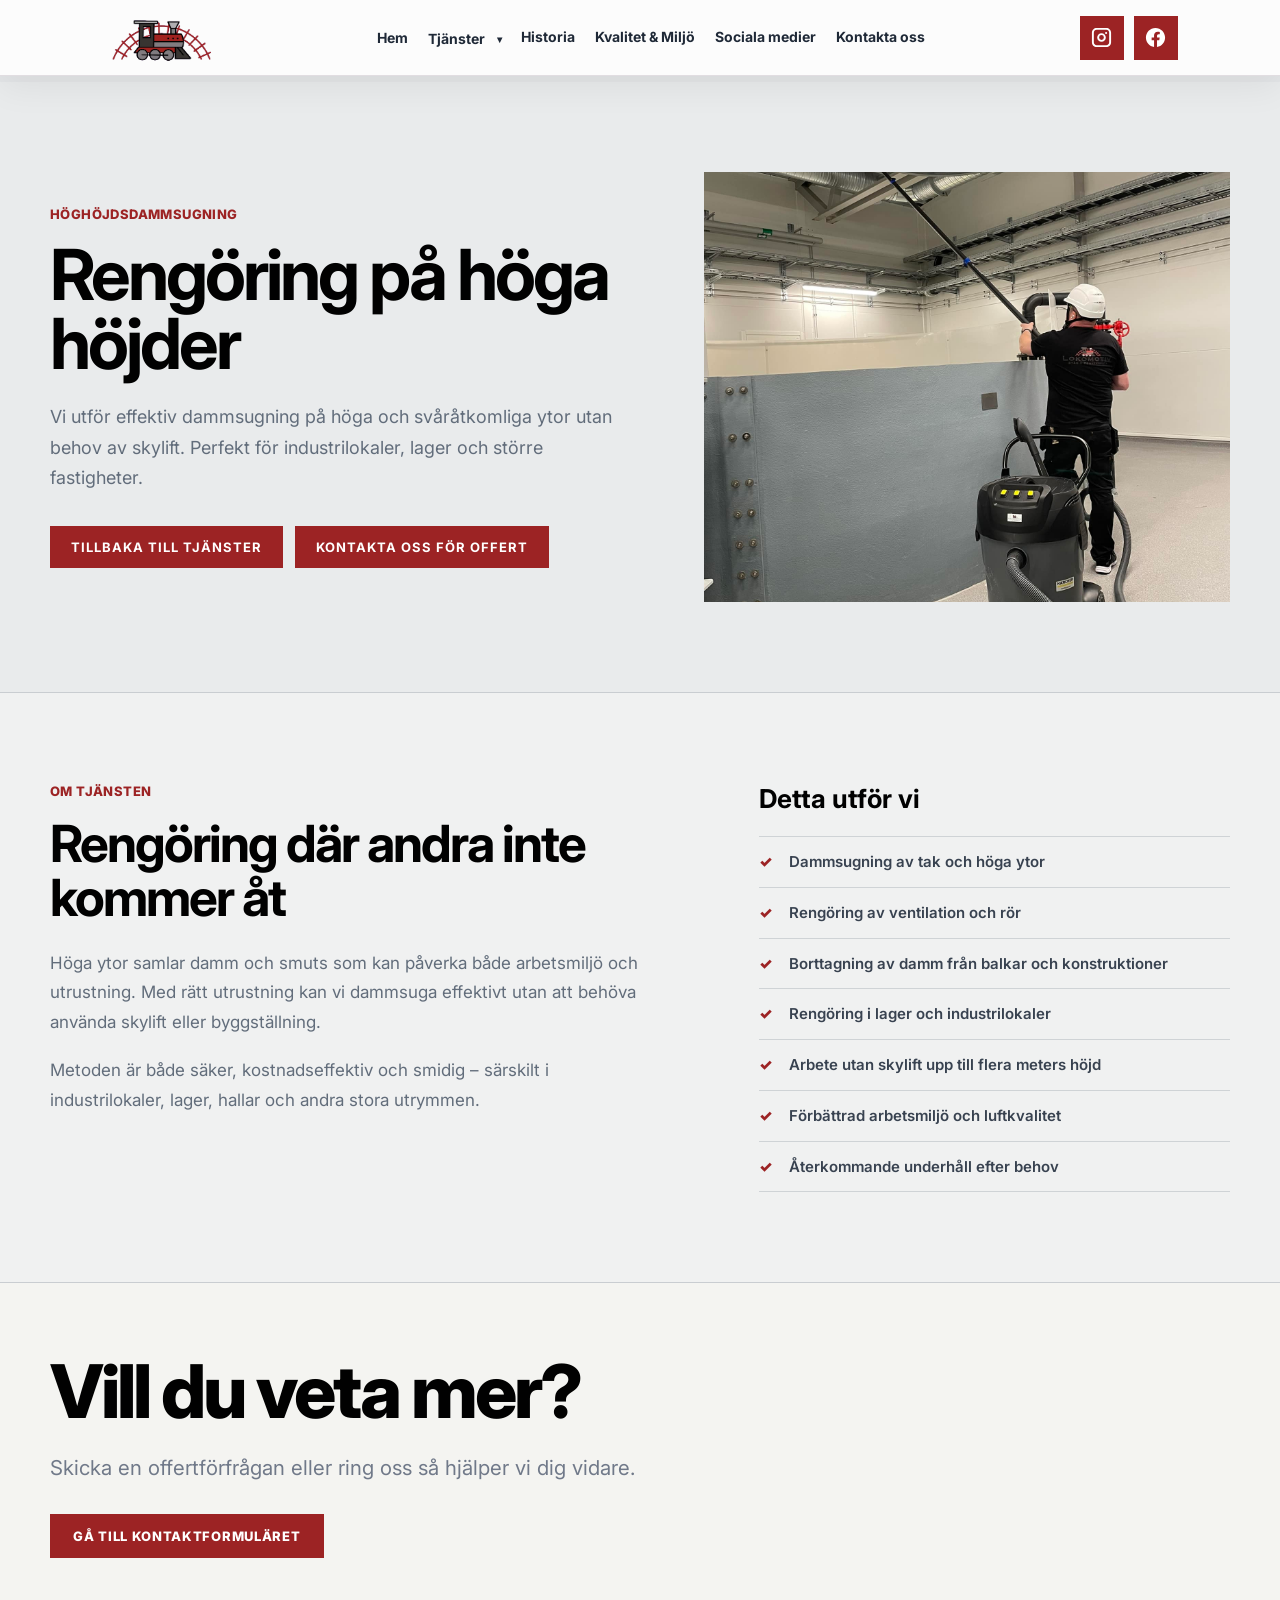
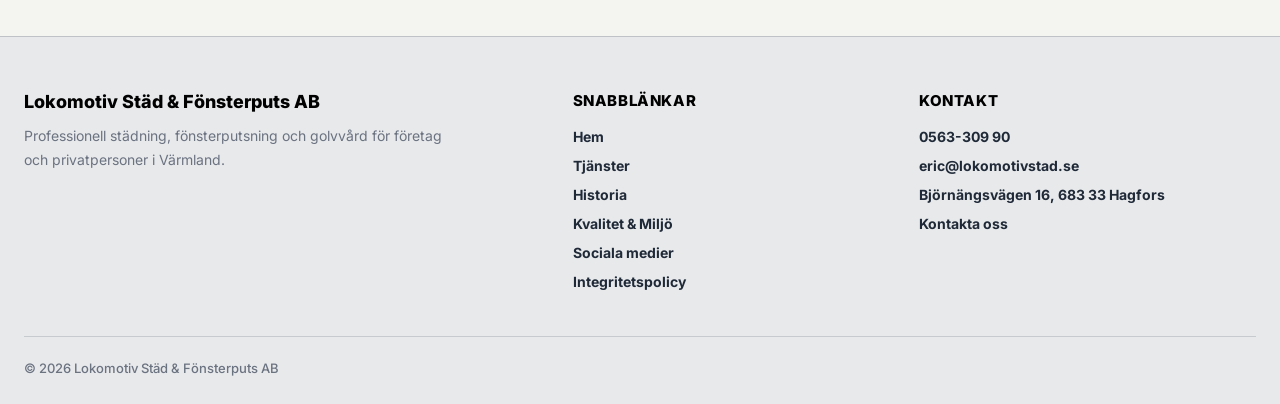
<file: hoghojdsdammsugning.html>
<!DOCTYPE html>
<html lang="sv">
<head>
  <meta charset="UTF-8" />
  <meta name="viewport" content="width=device-width, initial-scale=1.0" />
  <meta name="referrer" content="strict-origin-when-cross-origin">
  <title>Höghöjdsdammsugning | Lokomotiv Städ & Fönsterputs AB</title>
  <meta name="description" content="Höghöjdsdammsugning i Hagfors och Värmland. Effektiv rengöring av svåråtkomliga ytor utan skylift.">
  <link rel="stylesheet" href="css/style.css" />
  <link rel="preconnect" href="https://fonts.googleapis.com">
  <link rel="preconnect" href="https://fonts.gstatic.com" crossorigin>
  <link href="https://fonts.googleapis.com/css2?family=Inter:wght@400;600;800&display=swap" rel="stylesheet">
  <link rel="icon" type="image/x-icon" href="bilder/favicon.ico">
</head>
<body class="service-body" id="top">
    <div class="mouse-glow"></div>
<header>
    <a href="index.html#hem" class="logo">
  <img src="bilder/logo.png" alt="Lokomotiv Städ & Fönsterputs AB">
</a>

    <button class="menu-btn" id="menuBtn" aria-label="Öppna meny" aria-expanded="false" aria-controls="navMenu">
  <span></span>
  <span></span>
  <span></span>
</button>

    <nav id="navMenu">
      <a href="index.html#hem">Hem</a>
      <div class="nav-dropdown">
  <a href="index.html#tjanster" class="nav-dropdown-toggle">
  Tjänster
</a>

  <div class="nav-dropdown-menu">
    <a href="fonsterputsning.html">Fönsterputsning</a>
    <a href="stadning.html">Städning</a>
    <a href="ultrarent-vatten.html">Ultrarent vatten</a>
    <a href="golvvard.html">Golvvård</a>
    <a href="skyltputs.html">Skyltputs</a>
    <a href="hoghojdsdammsugning.html">Höghöjdsdammsugning</a>
  </div>
</div>
      <a href="index.html#historia">Historia</a>
      <a href="index.html#kvalitet">Kvalitet & Miljö</a>
      <a href="index.html#sociala-medier">Sociala medier</a>
      <a href="index.html#kontakt">Kontakta oss</a>
    </nav>
     <div class="header-actions">

  <div class="social-icons">
  <a href="https://www.instagram.com/lokomotivstad"
   class="btn btn-secondary social-button social-button--instagram"
   target="_blank"
   rel="noopener noreferrer"
   aria-label="Instagram">
    <svg viewBox="0 0 24 24" class="icon">
      <path d="M7 2C4.2 2 2 4.2 2 7v10c0 2.8 2.2 5 5 5h10c2.8 0 5-2.2 5-5V7c0-2.8-2.2-5-5-5H7zm10 2c1.7 0 3 1.3 3 3v10c0 1.7-1.3 3-3 3H7c-1.7 0-3-1.3-3-3V7c0-1.7 1.3-3 3-3h10zm-5 3.5A4.5 4.5 0 1 0 16.5 12 4.5 4.5 0 0 0 12 7.5zm0 2A2.5 2.5 0 1 1 9.5 12 2.5 2.5 0 0 1 12 9.5zm4.8-3.3a1.1 1.1 0 1 0 1.1 1.1 1.1 1.1 0 0 0-1.1-1.1z"/>
    </svg>
  </a>

  <a href="https://www.facebook.com/lokomotivstad"
   class="btn btn-secondary social-button social-button--facebook"
   target="_blank"
   rel="noopener noreferrer"
   aria-label="Facebook">
  <svg viewBox="0 0 24 24" class="icon">
    <path d="M22 12.06C22 6.48 17.52 2 11.94 2S2 6.48 2 12.06c0 5.03 3.68 9.2 8.49 9.94v-7.03H7.96v-2.91h2.53V9.84c0-2.5 1.49-3.88 3.77-3.88 1.09 0 2.23.2 2.23.2v2.45h-1.26c-1.24 0-1.63.77-1.63 1.56v1.89h2.77l-.44 2.91H13.6V22c4.81-.74 8.4-4.91 8.4-9.94z"/>
  </svg>
</a>
</div>

    </div>
  </header>

<main class="service-page-clean">

  <!-- HERO -->
  <section class="service-band service-band--hero">
    <div class="service-band__inner service-hero-clean">

      <div class="service-hero-clean__text">
        <span class="service-kicker">Höghöjdsdammsugning</span>

        <h1>Rengöring på höga höjder</h1>

        <p>
          Vi utför effektiv dammsugning på höga och svåråtkomliga ytor
          utan behov av skylift. Perfekt för industrilokaler, lager
          och större fastigheter.
        </p>

        <div class="service-actions-clean">
          <a href="index.html#tjanster" class="btn btn-secondary">
            Tillbaka till tjänster
          </a>

          <a href="index.html#kontakt" class="btn btn-primary">
            Kontakta oss för offert
          </a>
        </div>
      </div>

      <div class="service-hero-clean__image">
        <img
          src="bilder/hoghojd.jpg"
          alt="Höghöjdsdammsugning från Lokomotiv Städ & Fönsterputs AB"
        >
      </div>

    </div>
  </section>


  <!-- OM TJÄNSTEN -->
  <section class="service-band service-band--info">
    <div class="service-band__inner service-info-clean">

      <div class="service-info-clean__text">
        <span class="service-kicker">Om tjänsten</span>

        <h2>Rengöring där andra inte kommer åt</h2>

        <p>
          Höga ytor samlar damm och smuts som kan påverka både
          arbetsmiljö och utrustning. Med rätt utrustning kan vi
          dammsuga effektivt utan att behöva använda skylift eller
          byggställning.
        </p>

        <p>
          Metoden är både säker, kostnadseffektiv och smidig –
          särskilt i industrilokaler, lager, hallar och andra stora
          utrymmen.
        </p>
      </div>

      <div class="service-list-clean">
        <h3>Detta utför vi</h3>

        <ul>
          <li>Dammsugning av tak och höga ytor</li>
          <li>Rengöring av ventilation och rör</li>
          <li>Borttagning av damm från balkar och konstruktioner</li>
          <li>Rengöring i lager och industrilokaler</li>
          <li>Arbete utan skylift upp till flera meters höjd</li>
          <li>Förbättrad arbetsmiljö och luftkvalitet</li>
          <li>Återkommande underhåll efter behov</li>
        </ul>
      </div>

    </div>
  </section>


<!-- CTA -->
<section class="service-band service-band--cta">

  <div class="service-band__inner service-cta-clean">

    <h2>Vill du veta mer?</h2>

    <p>
      Skicka en offertförfrågan eller ring oss så hjälper vi dig vidare.
    </p>

    <a href="index.html#kontakt" class="btn btn-primary service-cta-button">
      Gå till kontaktformuläret
    </a>

  </div>

</section>

</main>

<footer class="site-footer">

  <div class="footer-inner">

    <div class="footer-column footer-brand">
      <strong>Lokomotiv Städ & Fönsterputs AB</strong>
      <p>
        Professionell städning, fönsterputsning och golvvård
        för företag och privatpersoner i Värmland.
      </p>
    </div>


    <div class="footer-column">
      <h3>Snabblänkar</h3>

      <div class="footer-nav">
        <a href="index.html#hem">Hem</a>
        <a href="index.html#tjanster">Tjänster</a>
        <a href="index.html#historia">Historia</a>
        <a href="index.html#kvalitet">Kvalitet & Miljö</a>
        <a href="index.html#sociala-medier">Sociala medier</a>
        <a href="integritet.html">Integritetspolicy</a>
      </div>
    </div>


    <div class="footer-column">
      <h3>Kontakt</h3>

      <div class="footer-contact">
        <a href="tel:+4656330990">0563-309 90</a>
        <a href="mailto:eric@lokomotivstad.se">eric@lokomotivstad.se</a>
        <a
          href="https://www.google.com/maps/search/?api=1&query=Bj%C3%B6rn%C3%A4ngsv%C3%A4gen+16%2C+683+33+Hagfors"
          target="_blank"
          rel="noopener noreferrer"
          class="footer-address"
        >
          Björnängsvägen 16, 683 33 Hagfors
        </a>

        <a href="index.html#kontakt" class="footer-policy">
          Kontakta oss
        </a>
      </div>
    </div>

  </div>


  <div class="footer-bottom">
    <p>© 2026 Lokomotiv Städ & Fönsterputs AB</p>
  </div>

</footer>

      <div class="floating-buttons">
  <a href="#top" class="scroll-top-btn" id="scrollTopBtn" aria-label="Till toppen">↑</a>
</div>

  <script src="script.js"></script>

</body>
</html>
</file>
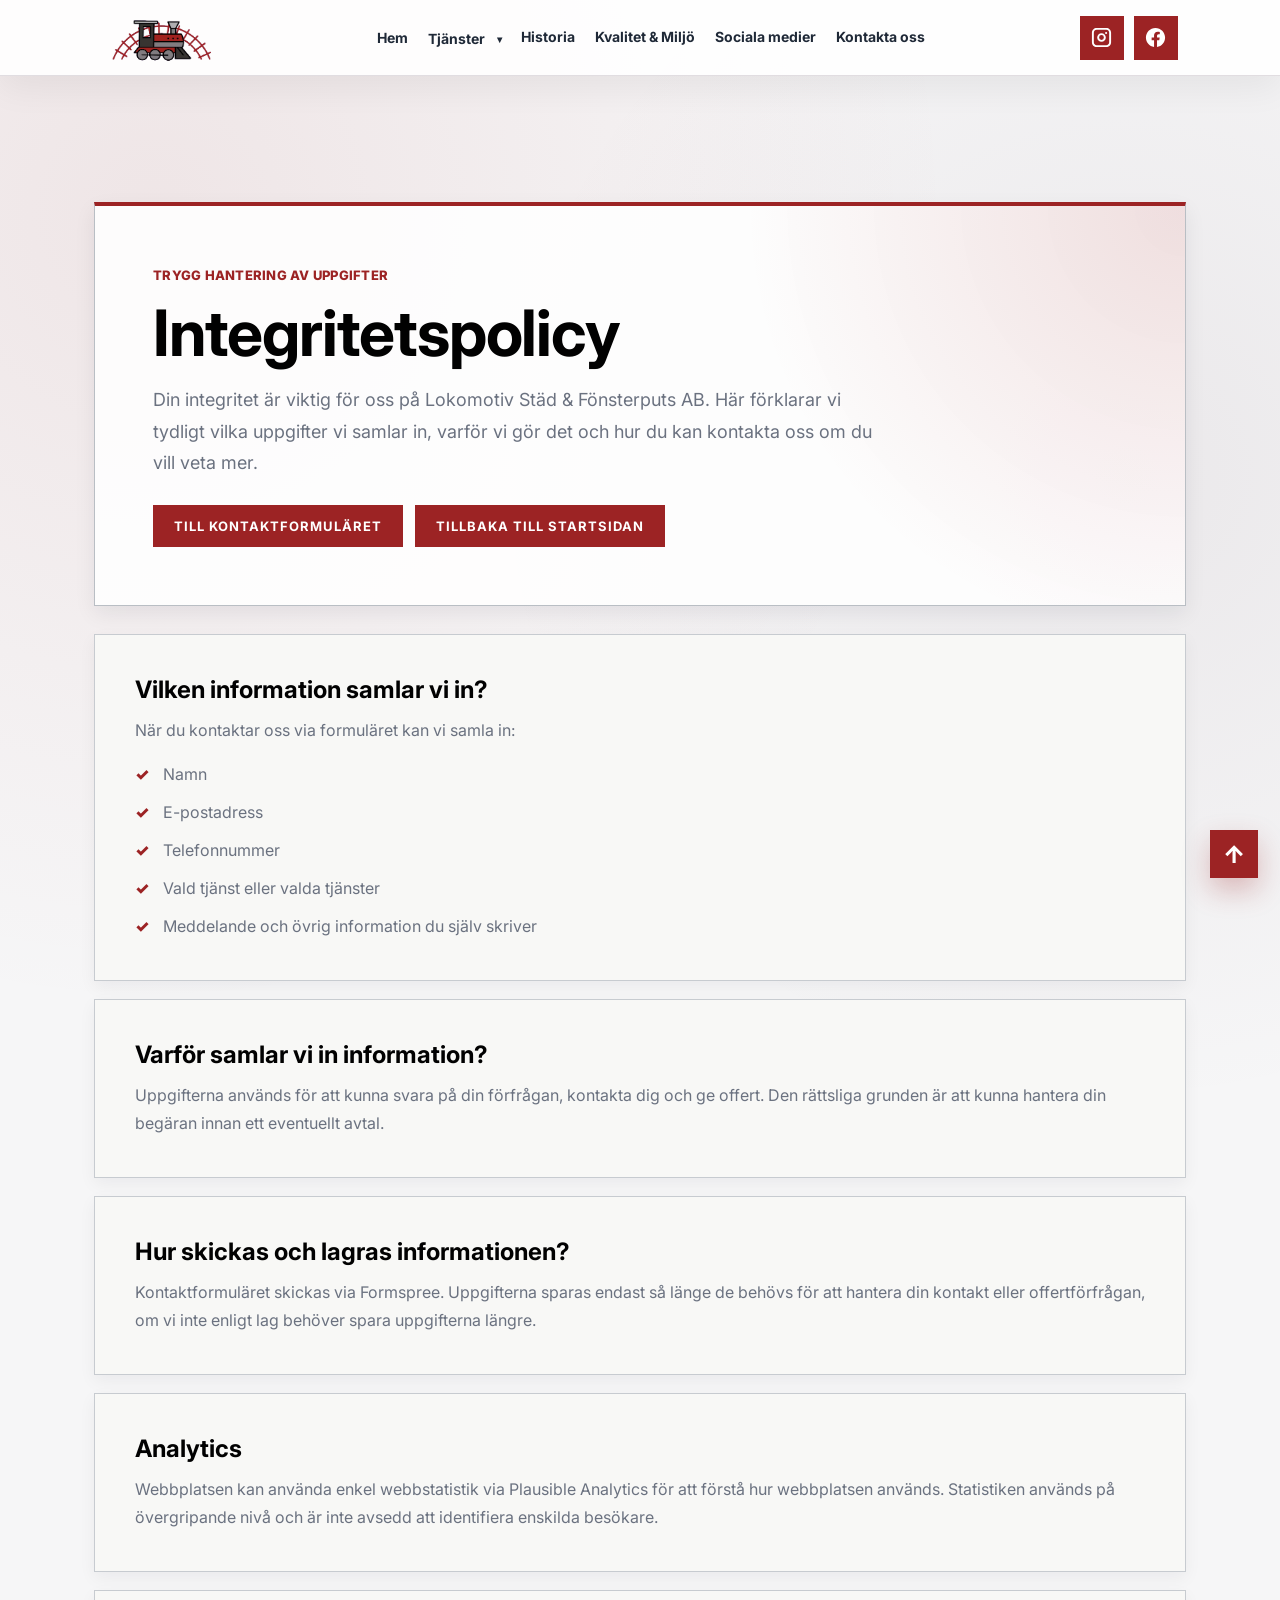
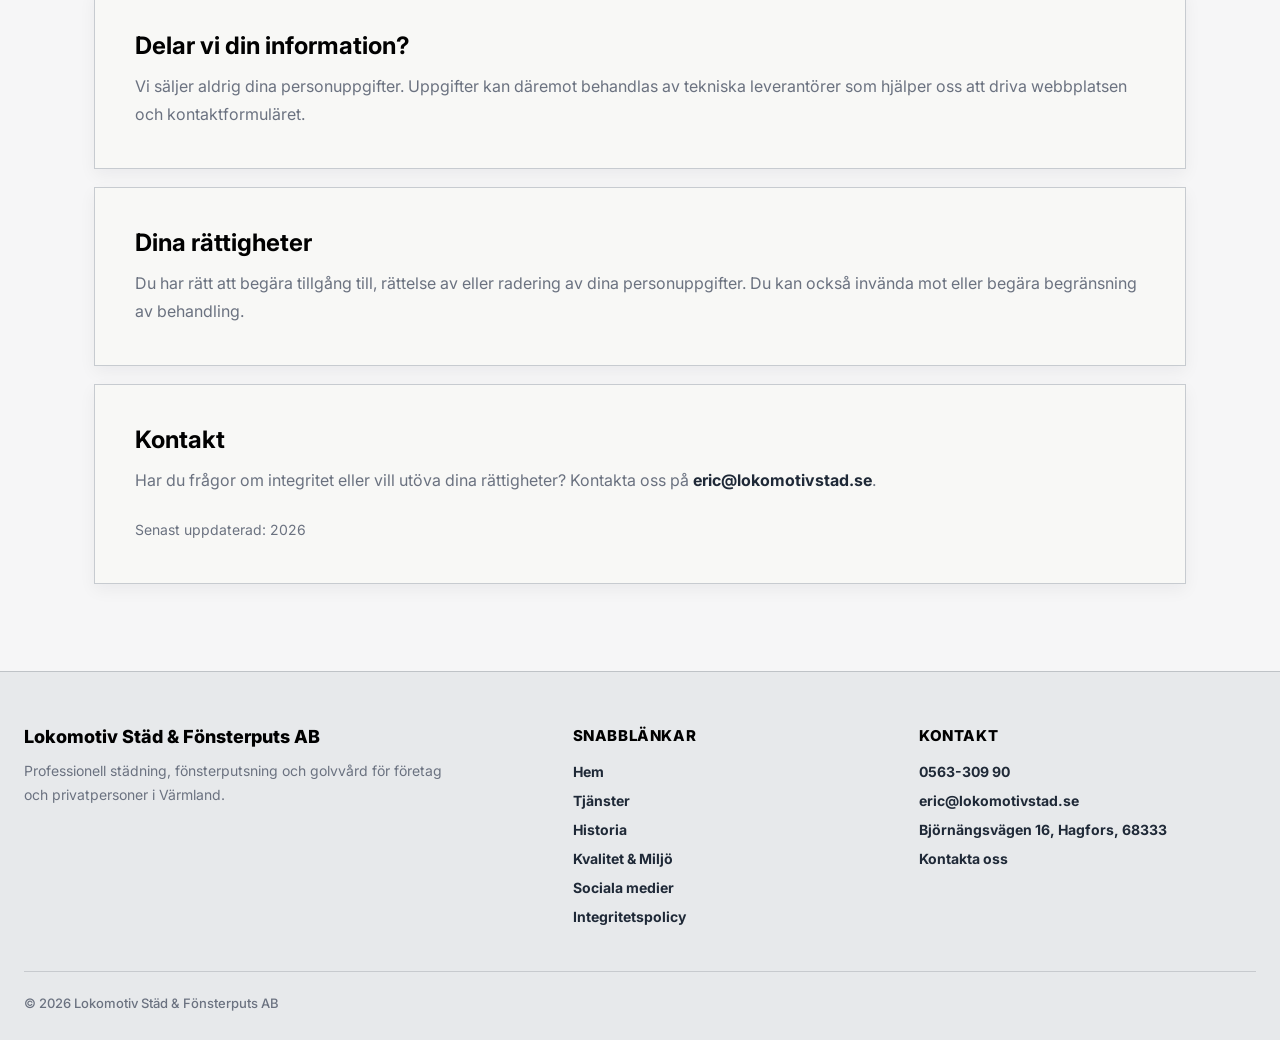
<file: integritet.html>
<!DOCTYPE html>
<html lang="sv">
<head>
  <meta charset="UTF-8">
  <meta name="viewport" content="width=device-width, initial-scale=1.0">
  <meta name="referrer" content="strict-origin-when-cross-origin">
  <title>Integritetspolicy | Lokomotiv Städ & Fönsterputs AB</title>
  <meta name="description" content="Integritetspolicy för Lokomotiv Städ & Fönsterputs AB. Läs hur vi hanterar personuppgifter från kontaktformulär och offertförfrågningar.">
  <link rel="stylesheet" href="css/style.css">
  <link rel="preconnect" href="https://fonts.googleapis.com">
  <link rel="preconnect" href="https://fonts.gstatic.com" crossorigin>
  <link href="https://fonts.googleapis.com/css2?family=Inter:wght@400;600;800&display=swap" rel="stylesheet">
  <link rel="icon" href="bilder/logo.png">
<meta property="og:title" content="Städfirma i Hagfors | Lokomotiv Städ">
<meta property="og:description" content="Fönsterputs, städning och golvvård i Värmland">
<meta property="og:image" content="https://lokomotivstad.se/bilder/logo.png">
<meta property="og:type" content="website">
<script type="application/ld+json">
{
  "@context": "https://schema.org",
  "@type": "CleaningService",
  "name": "Lokomotiv Städ & Fönsterputs AB",
  "image": "https://lokomotivstad.se/bilder/logo.png",
  "address": {
    "@type": "PostalAddress",
    "streetAddress": "Björnängsvägen 16",
    "addressLocality": "Hagfors",
    "postalCode": "68333",
    "addressCountry": "SE"
  },
  "telephone": "+4656330990",
  "areaServed": "Värmland"
}
</script>
</head>
<body class="privacy-body">
  <div class="mouse-glow"></div>
<header>
    <a href="index.html#hem" class="logo">
  <img src="bilder/logo.png" alt="Lokomotiv Städ & Fönsterputs AB">
</a>

    <button class="menu-btn" id="menuBtn" aria-label="Öppna meny" aria-expanded="false" aria-controls="navMenu">
  <span></span>
  <span></span>
  <span></span>
</button>

    <nav id="navMenu">
      <a href="index.html#hem">Hem</a>
      <div class="nav-dropdown">
  <a href="index.html#tjanster" class="nav-dropdown-toggle">
  Tjänster
</a>

  <div class="nav-dropdown-menu">
    <a href="fonsterputsning.html">Fönsterputsning</a>
    <a href="stadning.html">Städning</a>
    <a href="ultrarent-vatten.html">Ultrarent vatten</a>
    <a href="golvvard.html">Golvvård</a>
    <a href="skyltputs.html">Skyltputs</a>
    <a href="hoghojdsdammsugning.html">Höghöjdsdammsugning</a>
  </div>
</div>
      <a href="index.html#historia">Historia</a>
      <a href="index.html#kvalitet">Kvalitet & Miljö</a>
      <a href="index.html#sociala-medier">Sociala medier</a>
      <a href="index.html#kontakt">Kontakta oss</a>
    </nav>
     <div class="header-actions">

  <div class="social-icons">
  <a href="https://www.instagram.com/lokomotivstad"
   class="btn btn-secondary social-button social-button--instagram"
   target="_blank"
   rel="noopener noreferrer"
   aria-label="Instagram">
    <svg viewBox="0 0 24 24" class="icon">
      <path d="M7 2C4.2 2 2 4.2 2 7v10c0 2.8 2.2 5 5 5h10c2.8 0 5-2.2 5-5V7c0-2.8-2.2-5-5-5H7zm10 2c1.7 0 3 1.3 3 3v10c0 1.7-1.3 3-3 3H7c-1.7 0-3-1.3-3-3V7c0-1.7 1.3-3 3-3h10zm-5 3.5A4.5 4.5 0 1 0 16.5 12 4.5 4.5 0 0 0 12 7.5zm0 2A2.5 2.5 0 1 1 9.5 12 2.5 2.5 0 0 1 12 9.5zm4.8-3.3a1.1 1.1 0 1 0 1.1 1.1 1.1 1.1 0 0 0-1.1-1.1z"/>
    </svg>
  </a>

  <a href="https://www.facebook.com/lokomotivstad"
   class="btn btn-secondary social-button social-button--facebook"
   target="_blank"
   rel="noopener noreferrer"
   aria-label="Facebook">
  <svg viewBox="0 0 24 24" class="icon">
    <path d="M22 12.06C22 6.48 17.52 2 11.94 2S2 6.48 2 12.06c0 5.03 3.68 9.2 8.49 9.94v-7.03H7.96v-2.91h2.53V9.84c0-2.5 1.49-3.88 3.77-3.88 1.09 0 2.23.2 2.23.2v2.45h-1.26c-1.24 0-1.63.77-1.63 1.56v1.89h2.77l-.44 2.91H13.6V22c4.81-.74 8.4-4.91 8.4-9.94z"/>
  </svg>
</a>
</div>

    </div>
  </header>
  <main class="privacy-page">
    <div class="privacy-shell">
      <section class="privacy-hero">
        <span class="eyebrow">Trygg hantering av uppgifter</span>
        <h1>Integritetspolicy</h1>
        <p>
          Din integritet är viktig för oss på Lokomotiv Städ & Fönsterputs AB. Här förklarar vi tydligt vilka uppgifter vi samlar in, varför vi gör det och hur du kan kontakta oss om du vill veta mer.
        </p>
        <div class="privacy-actions">
          <a href="index.html#kontakt" class="btn btn-primary">Till kontaktformuläret</a>
          <a href="index.html" class="btn btn-secondary">Tillbaka till startsidan</a>
        </div>
      </section>

      <section class="privacy-card">
        <h2>Vilken information samlar vi in?</h2>
        <p>När du kontaktar oss via formuläret kan vi samla in:</p>
        <ul>
          <li>Namn</li>
          <li>E-postadress</li>
          <li>Telefonnummer</li>
          <li>Vald tjänst eller valda tjänster</li>
          <li>Meddelande och övrig information du själv skriver</li>
        </ul>
      </section>

      <section class="privacy-card">
        <h2>Varför samlar vi in information?</h2>
        <p>
          Uppgifterna används för att kunna svara på din förfrågan, kontakta dig och ge offert. Den rättsliga grunden är att kunna hantera din begäran innan ett eventuellt avtal.
        </p>
      </section>

      <section class="privacy-card">
        <h2>Hur skickas och lagras informationen?</h2>
        <p>
          Kontaktformuläret skickas via Formspree. Uppgifterna sparas endast så länge de behövs för att hantera din kontakt eller offertförfrågan, om vi inte enligt lag behöver spara uppgifterna längre.
        </p>
      </section>

      <section class="privacy-card">
        <h2>Analytics</h2>
        <p>
          Webbplatsen kan använda enkel webbstatistik via Plausible Analytics för att förstå hur webbplatsen används. Statistiken används på övergripande nivå och är inte avsedd att identifiera enskilda besökare.
        </p>
      </section>

      <section class="privacy-card">
        <h2>Delar vi din information?</h2>
        <p>
          Vi säljer aldrig dina personuppgifter. Uppgifter kan däremot behandlas av tekniska leverantörer som hjälper oss att driva webbplatsen och kontaktformuläret.
        </p>
      </section>

      <section class="privacy-card">
        <h2>Dina rättigheter</h2>
        <p>
          Du har rätt att begära tillgång till, rättelse av eller radering av dina personuppgifter. Du kan också invända mot eller begära begränsning av behandling.
        </p>
      </section>

      <section class="privacy-card">
        <h2>Kontakt</h2>
        <p>
          Har du frågor om integritet eller vill utöva dina rättigheter? Kontakta oss på
          <a href="mailto:eric@lokomotivstad.se">eric@lokomotivstad.se</a>.
        </p>
        <p class="privacy-note">Senast uppdaterad: 2026</p>
      </section>
    </div>
  </main>

<footer class="site-footer">

  <div class="footer-inner">

    <div class="footer-column footer-brand">
      <strong>Lokomotiv Städ & Fönsterputs AB</strong>
      <p>
        Professionell städning, fönsterputsning och golvvård
        för företag och privatpersoner i Värmland.
      </p>
    </div>


    <div class="footer-column">
      <h3>Snabblänkar</h3>

      <div class="footer-nav">
        <a href="index.html#hem">Hem</a>
        <a href="index.html#tjanster">Tjänster</a>
        <a href="index.html#historia">Historia</a>
        <a href="index.html#kvalitet">Kvalitet & Miljö</a>
        <a href="index.html#sociala-medier">Sociala medier</a>
        <a href="integritet.html">Integritetspolicy</a>
      </div>
    </div>


    <div class="footer-column">
      <h3>Kontakt</h3>

      <div class="footer-contact">
        <a href="tel:+4656330990">0563-309 90</a>
        <a href="mailto:eric@lokomotivstad.se">eric@lokomotivstad.se</a>
        <a
          href="https://www.google.com/maps/search/?api=1&query=Bj%C3%B6rn%C3%A4ngsv%C3%A4gen+16%2C+683+33+Hagfors"
          target="_blank"
          rel="noopener noreferrer"
          class="footer-address"
        >
          Björnängsvägen 16, Hagfors, 68333
        </a>

        <a href="index.html#kontakt" class="footer-policy">
          Kontakta oss
        </a>
      </div>
    </div>

  </div>


  <div class="footer-bottom">
    <p>© 2026 Lokomotiv Städ & Fönsterputs AB</p>
  </div>

</footer>
  </div>
</div>
<div class="floating-buttons">
  <a href="#" class="scroll-top-btn show" id="scrollTopBtn" aria-label="Till toppen">↑</a>
</div>
  <script src="script.js"></script>
</body>
</html>
</file>
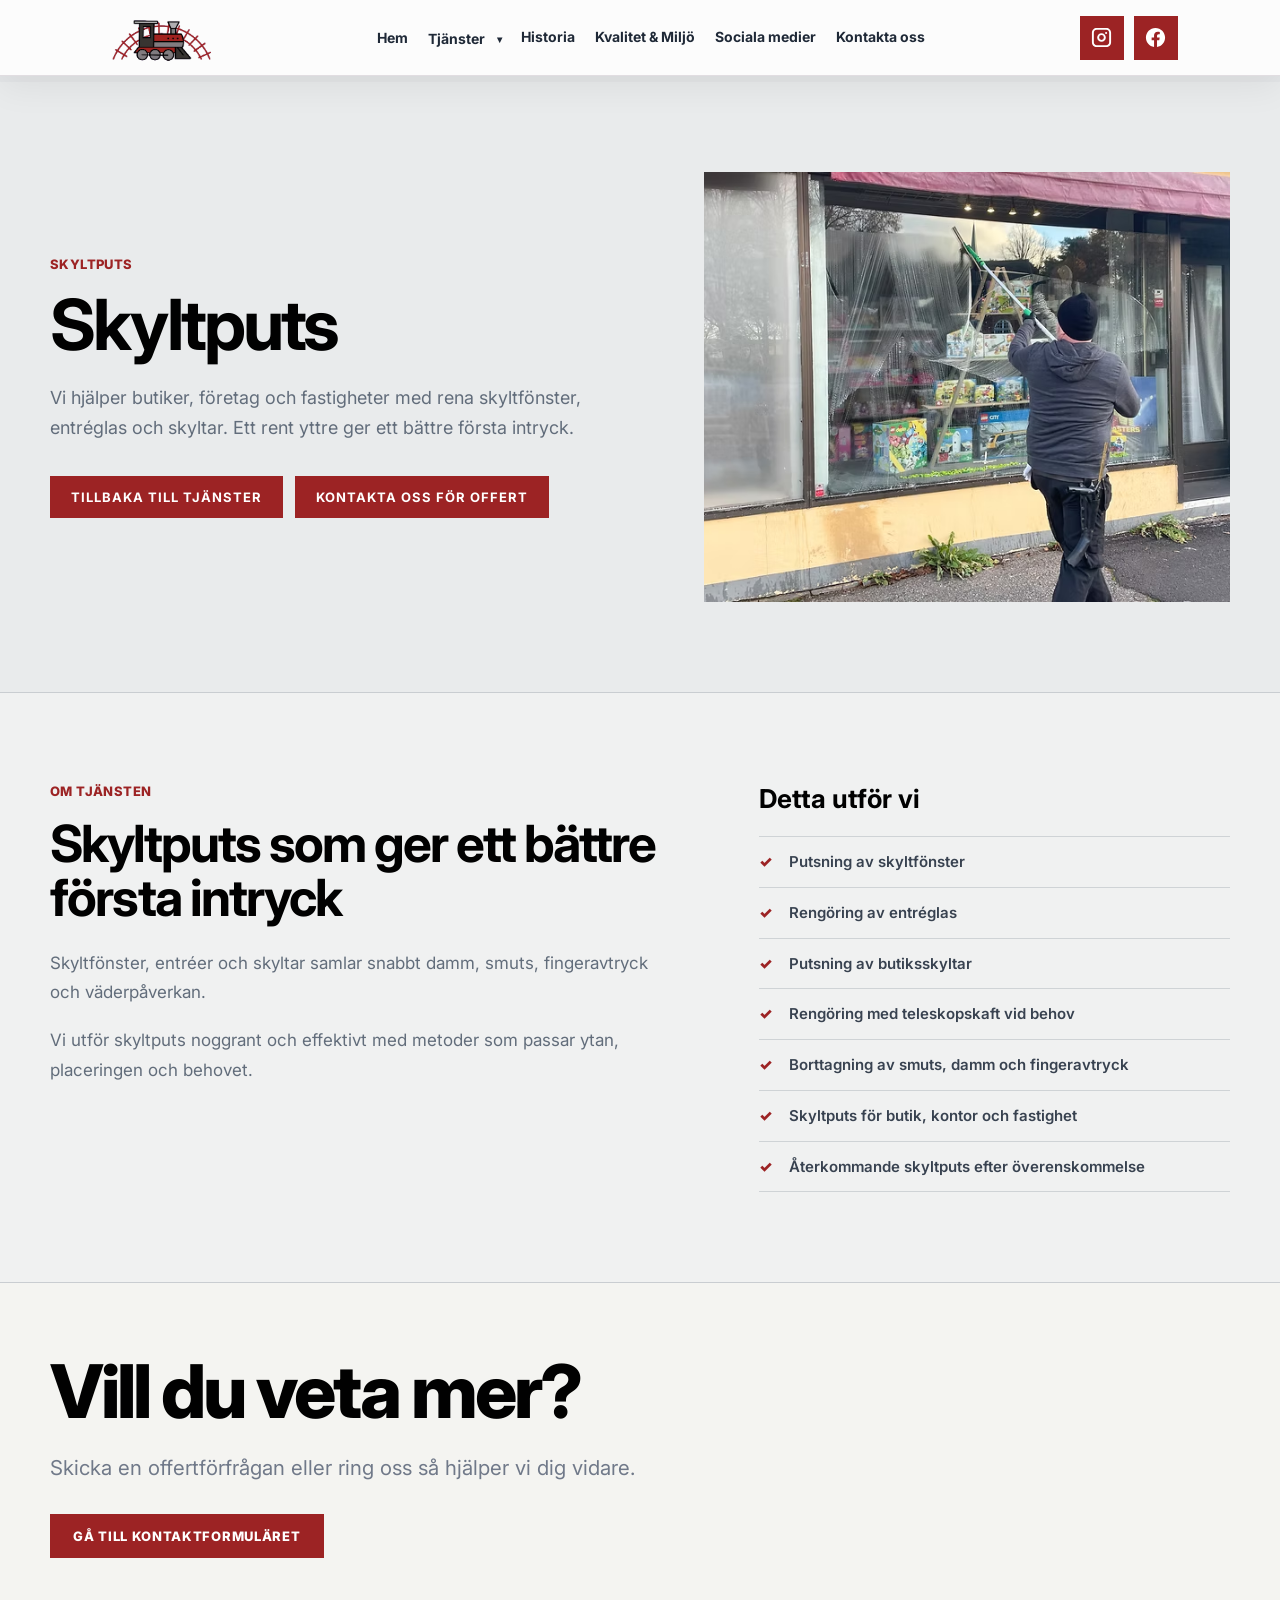
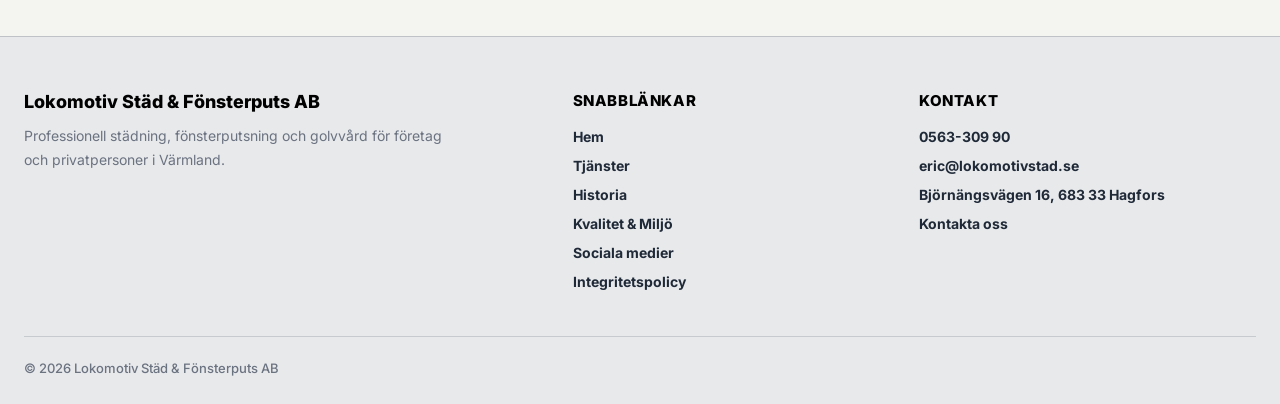
<file: skyltputs.html>
<!DOCTYPE html>
<html lang="sv">
<head>
  <meta charset="UTF-8" />
  <meta name="viewport" content="width=device-width, initial-scale=1.0" />
  <meta name="referrer" content="strict-origin-when-cross-origin">
  <title>Skyltputs | Lokomotiv Städ & Fönsterputs AB</title>
  <meta name="description" content="Skyltputs i Hagfors och Värmland. Rengöring av skyltfönster, butiksskyltar och glasytor.">
  <link rel="stylesheet" href="css/style.css" />
  <link rel="preconnect" href="https://fonts.googleapis.com">
  <link rel="preconnect" href="https://fonts.gstatic.com" crossorigin>
  <link href="https://fonts.googleapis.com/css2?family=Inter:wght@400;600;800&display=swap" rel="stylesheet">
  <link rel="icon" type="image/x-icon" href="bilder/favicon.ico">
</head>
<body class="service-body" id="top">
    <div class="mouse-glow"></div>
<header>
    <a href="index.html#hem" class="logo">
  <img src="bilder/logo.png" alt="Lokomotiv Städ & Fönsterputs AB">
</a>

    <button class="menu-btn" id="menuBtn" aria-label="Öppna meny" aria-expanded="false" aria-controls="navMenu">
  <span></span>
  <span></span>
  <span></span>
</button>

    <nav id="navMenu">
      <a href="index.html#hem">Hem</a>
      <div class="nav-dropdown">
  <a href="index.html#tjanster" class="nav-dropdown-toggle">
  Tjänster
</a>

  <div class="nav-dropdown-menu">
    <a href="fonsterputsning.html">Fönsterputsning</a>
    <a href="stadning.html">Städning</a>
    <a href="ultrarent-vatten.html">Ultrarent vatten</a>
    <a href="golvvard.html">Golvvård</a>
    <a href="skyltputs.html">Skyltputs</a>
    <a href="hoghojdsdammsugning.html">Höghöjdsdammsugning</a>
  </div>
</div>
      <a href="index.html#historia">Historia</a>
      <a href="index.html#kvalitet">Kvalitet & Miljö</a>
      <a href="index.html#sociala-medier">Sociala medier</a>
      <a href="index.html#kontakt">Kontakta oss</a>
    </nav>
     <div class="header-actions">

  <div class="social-icons">
  <a href="https://www.instagram.com/lokomotivstad"
   class="btn btn-secondary social-button social-button--instagram"
   target="_blank"
   rel="noopener noreferrer"
   aria-label="Instagram">
    <svg viewBox="0 0 24 24" class="icon">
      <path d="M7 2C4.2 2 2 4.2 2 7v10c0 2.8 2.2 5 5 5h10c2.8 0 5-2.2 5-5V7c0-2.8-2.2-5-5-5H7zm10 2c1.7 0 3 1.3 3 3v10c0 1.7-1.3 3-3 3H7c-1.7 0-3-1.3-3-3V7c0-1.7 1.3-3 3-3h10zm-5 3.5A4.5 4.5 0 1 0 16.5 12 4.5 4.5 0 0 0 12 7.5zm0 2A2.5 2.5 0 1 1 9.5 12 2.5 2.5 0 0 1 12 9.5zm4.8-3.3a1.1 1.1 0 1 0 1.1 1.1 1.1 1.1 0 0 0-1.1-1.1z"/>
    </svg>
  </a>

  <a href="https://www.facebook.com/lokomotivstad"
   class="btn btn-secondary social-button social-button--facebook"
   target="_blank"
   rel="noopener noreferrer"
   aria-label="Facebook">
  <svg viewBox="0 0 24 24" class="icon">
    <path d="M22 12.06C22 6.48 17.52 2 11.94 2S2 6.48 2 12.06c0 5.03 3.68 9.2 8.49 9.94v-7.03H7.96v-2.91h2.53V9.84c0-2.5 1.49-3.88 3.77-3.88 1.09 0 2.23.2 2.23.2v2.45h-1.26c-1.24 0-1.63.77-1.63 1.56v1.89h2.77l-.44 2.91H13.6V22c4.81-.74 8.4-4.91 8.4-9.94z"/>
  </svg>
</a>
</div>

    </div>
  </header>

<main class="service-page-clean">

  <!-- HERO -->
  <section class="service-band service-band--hero">
    <div class="service-band__inner service-hero-clean">

      <div class="service-hero-clean__text">
        <span class="service-kicker">Skyltputs</span>

        <h1>Skyltputs</h1>

        <p>
          Vi hjälper butiker, företag och fastigheter med rena skyltfönster, entréglas och skyltar. Ett rent yttre ger ett bättre första intryck.
        </p>

        <div class="service-actions-clean">
          <a href="index.html#tjanster" class="btn btn-secondary">
            Tillbaka till tjänster
          </a>

          <a href="index.html#kontakt" class="btn btn-primary">
            Kontakta oss för offert
          </a>
        </div>
      </div>

      <div class="service-hero-clean__image">
        <img
          src="bilder/skyltputs.avif"
          alt="Skyltputs från Lokomotiv Städ &amp; Fönsterputs AB"
          loading="eager"
        >
      </div>

    </div>
  </section>


  <!-- OM TJÄNSTEN -->
  <section class="service-band service-band--info">
    <div class="service-band__inner service-info-clean">

      <div class="service-info-clean__text">
        <span class="service-kicker">Om tjänsten</span>

        <h2>Skyltputs som ger ett bättre första intryck</h2>

        <p>
          Skyltfönster, entréer och skyltar samlar snabbt damm, smuts, fingeravtryck och väderpåverkan.
        </p>

        <p>
          Vi utför skyltputs noggrant och effektivt med metoder som passar ytan, placeringen och behovet.
        </p>
      </div>

      <div class="service-list-clean">
        <h3>Detta utför vi</h3>

        <ul>
          <li>Putsning av skyltfönster</li>
          <li>Rengöring av entréglas</li>
          <li>Putsning av butiksskyltar</li>
          <li>Rengöring med teleskopskaft vid behov</li>
          <li>Borttagning av smuts, damm och fingeravtryck</li>
          <li>Skyltputs för butik, kontor och fastighet</li>
          <li>Återkommande skyltputs efter överenskommelse</li>
        </ul>
      </div>

    </div>
  </section>


  <!-- CTA -->
  <section class="service-band service-band--cta">
    <div class="service-band__inner service-cta-clean">

      <h2>Vill du veta mer?</h2>

      <p>
        Skicka en offertförfrågan eller ring oss så hjälper vi dig vidare.
      </p>

      <a href="index.html#kontakt" class="btn btn-primary service-cta-button">
        Gå till kontaktformuläret
      </a>

    </div>
  </section>

</main>

<footer class="site-footer">

  <div class="footer-inner">

    <div class="footer-column footer-brand">
      <strong>Lokomotiv Städ & Fönsterputs AB</strong>
      <p>
        Professionell städning, fönsterputsning och golvvård
        för företag och privatpersoner i Värmland.
      </p>
    </div>


    <div class="footer-column">
      <h3>Snabblänkar</h3>

      <div class="footer-nav">
        <a href="index.html#hem">Hem</a>
        <a href="index.html#tjanster">Tjänster</a>
        <a href="index.html#historia">Historia</a>
        <a href="index.html#kvalitet">Kvalitet & Miljö</a>
        <a href="index.html#sociala-medier">Sociala medier</a>
        <a href="integritet.html">Integritetspolicy</a>
      </div>
    </div>


    <div class="footer-column">
      <h3>Kontakt</h3>

      <div class="footer-contact">
        <a href="tel:+4656330990">0563-309 90</a>
        <a href="mailto:eric@lokomotivstad.se">eric@lokomotivstad.se</a>
        <a
          href="https://www.google.com/maps/search/?api=1&query=Bj%C3%B6rn%C3%A4ngsv%C3%A4gen+16%2C+683+33+Hagfors"
          target="_blank"
          rel="noopener noreferrer"
          class="footer-address"
        >
          Björnängsvägen 16, 683 33 Hagfors
        </a>

        <a href="index.html#kontakt" class="footer-policy">
          Kontakta oss
        </a>
      </div>
    </div>

  </div>


  <div class="footer-bottom">
    <p>© 2026 Lokomotiv Städ & Fönsterputs AB</p>
  </div>

</footer>

      <div class="floating-buttons">
  <a href="#top" class="scroll-top-btn" id="scrollTopBtn" aria-label="Till toppen">↑</a>
</div>

  <script src="script.js"></script>

</body>
</html>
</file>
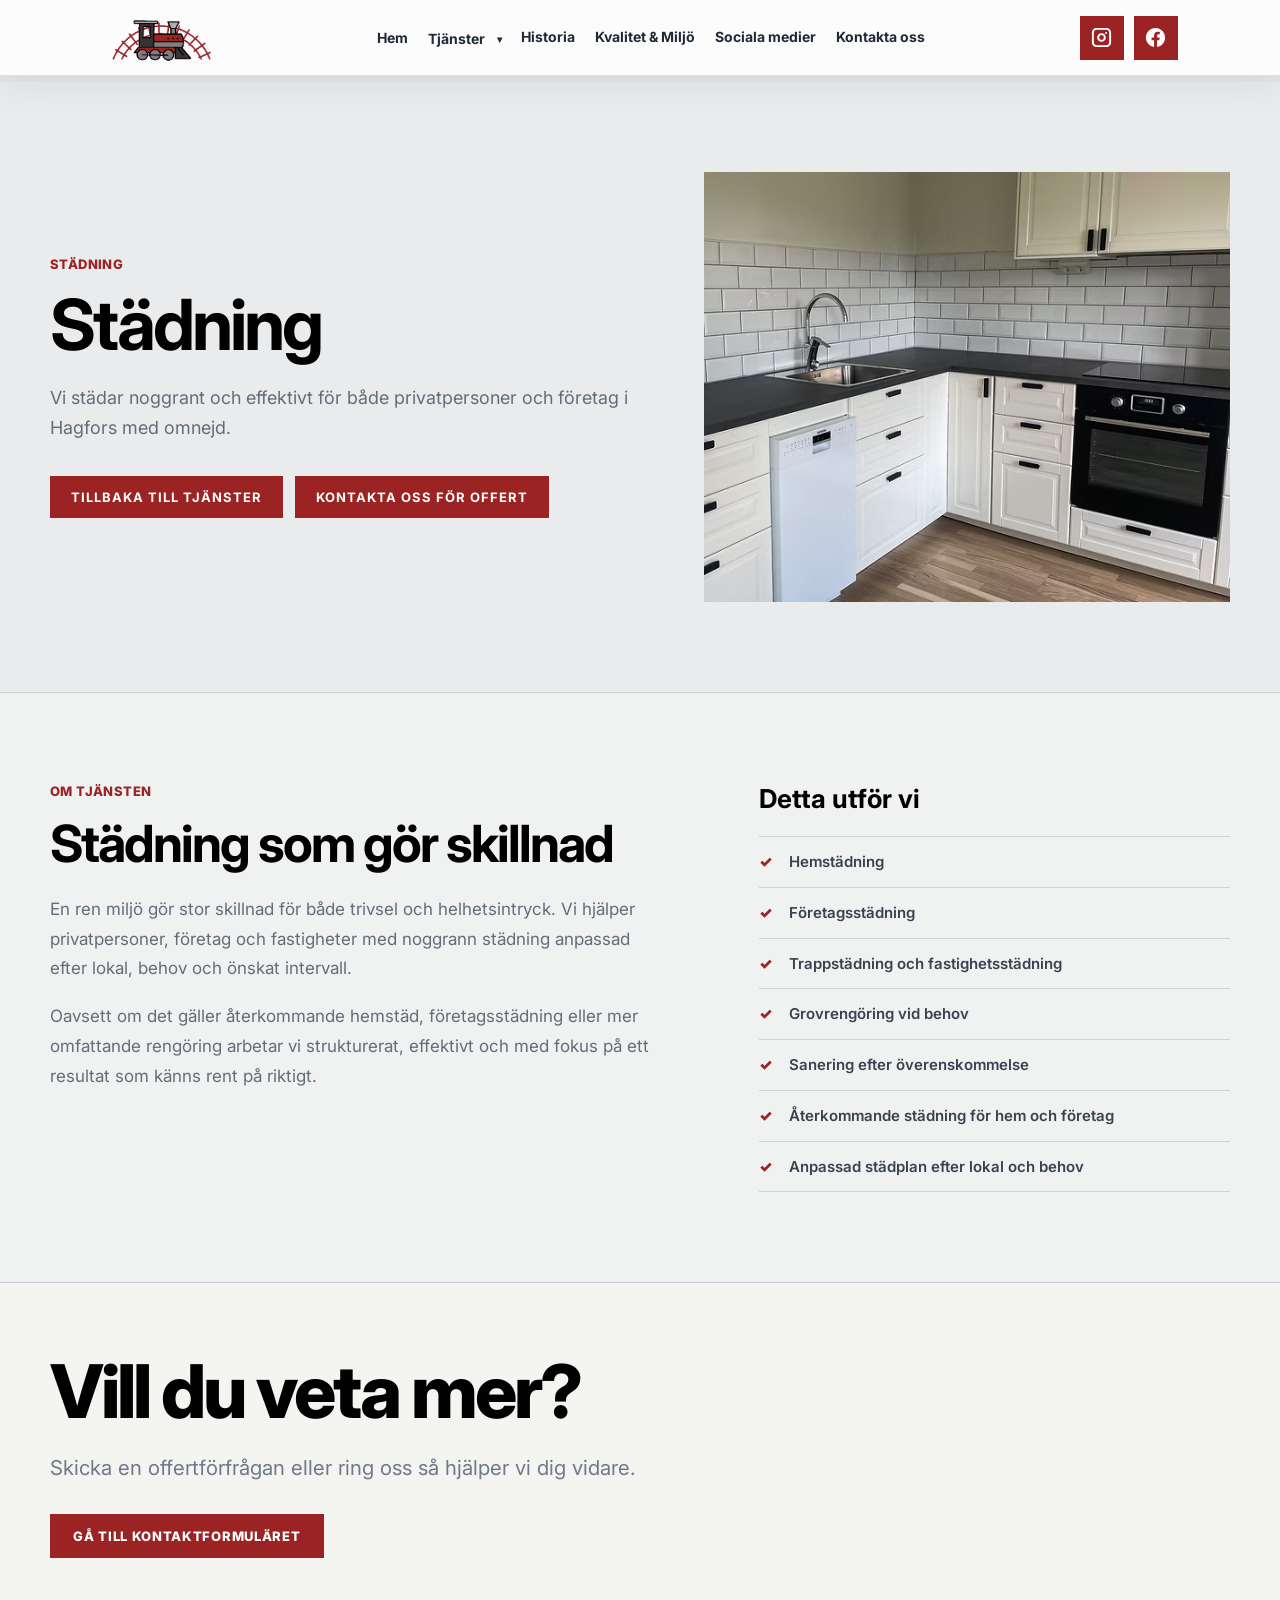
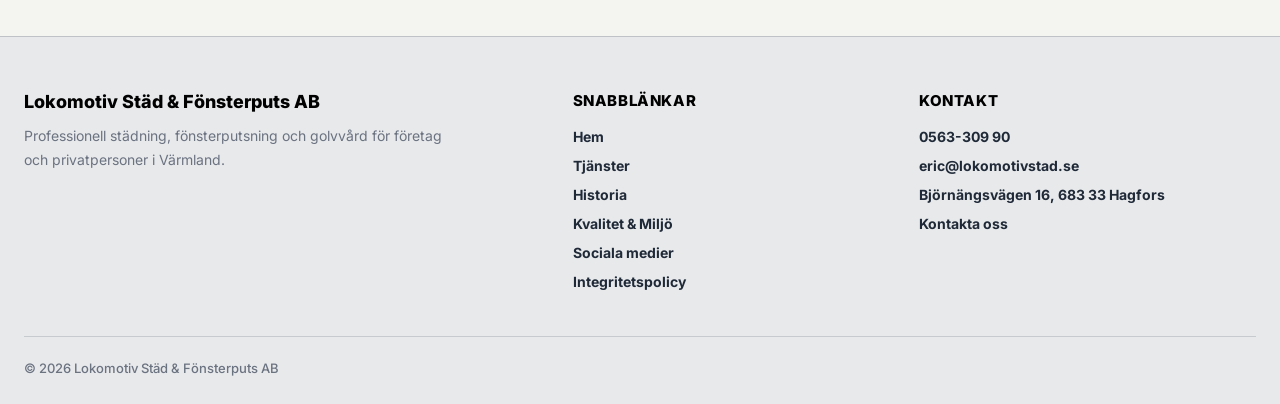
<file: stadning.html>
<!DOCTYPE html>
<html lang="sv">
<head>
  <meta charset="UTF-8" />
  <meta name="viewport" content="width=device-width, initial-scale=1.0" />
  <meta name="referrer" content="strict-origin-when-cross-origin">
  <title>Städning | Lokomotiv Städ & Fönsterputs AB</title>
  <meta name="description" content="Städning i Hagfors och Värmland. Noggrann städning för privatpersoner, företag och fastigheter.">
  <link rel="stylesheet" href="css/style.css" />
  <link rel="preconnect" href="https://fonts.googleapis.com">
  <link rel="preconnect" href="https://fonts.gstatic.com" crossorigin>
  <link href="https://fonts.googleapis.com/css2?family=Inter:wght@400;600;800&display=swap" rel="stylesheet">
  <link rel="icon" type="image/x-icon" href="bilder/favicon.ico">
</head>
<body class="service-body" id="top">
    <div class="mouse-glow"></div>
<header>
    <a href="index.html#hem" class="logo">
  <img src="bilder/logo.png" alt="Lokomotiv Städ & Fönsterputs AB">
</a>

    <button class="menu-btn" id="menuBtn" aria-label="Öppna meny" aria-expanded="false" aria-controls="navMenu">
  <span></span>
  <span></span>
  <span></span>
</button>

    <nav id="navMenu">
      <a href="index.html#hem">Hem</a>
      <div class="nav-dropdown">
  <a href="index.html#tjanster" class="nav-dropdown-toggle">
  Tjänster
</a>

  <div class="nav-dropdown-menu">
    <a href="fonsterputsning.html">Fönsterputsning</a>
    <a href="stadning.html">Städning</a>
    <a href="ultrarent-vatten.html">Ultrarent vatten</a>
    <a href="golvvard.html">Golvvård</a>
    <a href="skyltputs.html">Skyltputs</a>
    <a href="hoghojdsdammsugning.html">Höghöjdsdammsugning</a>
  </div>
</div>
      <a href="index.html#historia">Historia</a>
      <a href="index.html#kvalitet">Kvalitet & Miljö</a>
      <a href="index.html#sociala-medier">Sociala medier</a>
      <a href="index.html#kontakt">Kontakta oss</a>
    </nav>
     <div class="header-actions">

  <div class="social-icons">
  <a href="https://www.instagram.com/lokomotivstad"
   class="btn btn-secondary social-button social-button--instagram"
   target="_blank"
   rel="noopener noreferrer"
   aria-label="Instagram">
    <svg viewBox="0 0 24 24" class="icon">
      <path d="M7 2C4.2 2 2 4.2 2 7v10c0 2.8 2.2 5 5 5h10c2.8 0 5-2.2 5-5V7c0-2.8-2.2-5-5-5H7zm10 2c1.7 0 3 1.3 3 3v10c0 1.7-1.3 3-3 3H7c-1.7 0-3-1.3-3-3V7c0-1.7 1.3-3 3-3h10zm-5 3.5A4.5 4.5 0 1 0 16.5 12 4.5 4.5 0 0 0 12 7.5zm0 2A2.5 2.5 0 1 1 9.5 12 2.5 2.5 0 0 1 12 9.5zm4.8-3.3a1.1 1.1 0 1 0 1.1 1.1 1.1 1.1 0 0 0-1.1-1.1z"/>
    </svg>
  </a>

  <a href="https://www.facebook.com/lokomotivstad"
   class="btn btn-secondary social-button social-button--facebook"
   target="_blank"
   rel="noopener noreferrer"
   aria-label="Facebook">
  <svg viewBox="0 0 24 24" class="icon">
    <path d="M22 12.06C22 6.48 17.52 2 11.94 2S2 6.48 2 12.06c0 5.03 3.68 9.2 8.49 9.94v-7.03H7.96v-2.91h2.53V9.84c0-2.5 1.49-3.88 3.77-3.88 1.09 0 2.23.2 2.23.2v2.45h-1.26c-1.24 0-1.63.77-1.63 1.56v1.89h2.77l-.44 2.91H13.6V22c4.81-.74 8.4-4.91 8.4-9.94z"/>
  </svg>
</a>
</div>

    </div>
  </header>

<main class="service-page-clean">

  <!-- HERO -->
  <section class="service-band service-band--hero">
    <div class="service-band__inner service-hero-clean">

      <div class="service-hero-clean__text">
        <span class="service-kicker">Städning</span>

        <h1>Städning</h1>

        <p>
          Vi städar noggrant och effektivt för både privatpersoner och företag i Hagfors med omnejd.
        </p>

        <div class="service-actions-clean">
          <a href="index.html#tjanster" class="btn btn-secondary">
            Tillbaka till tjänster
          </a>

          <a href="index.html#kontakt" class="btn btn-primary">
            Kontakta oss för offert
          </a>
        </div>
      </div>

      <div class="service-hero-clean__image">
        <img
          src="bilder/stadning.avif"
          alt="Städning från Lokomotiv Städ &amp; Fönsterputs AB"
          loading="eager"
        >
      </div>

    </div>
  </section>


  <!-- OM TJÄNSTEN -->
  <section class="service-band service-band--info">
    <div class="service-band__inner service-info-clean">

      <div class="service-info-clean__text">
        <span class="service-kicker">Om tjänsten</span>

        <h2>Städning som gör skillnad</h2>

        <p>
          En ren miljö gör stor skillnad för både trivsel och helhetsintryck. Vi hjälper privatpersoner, företag och fastigheter med noggrann städning anpassad efter lokal, behov och önskat intervall.
        </p>

        <p>
          Oavsett om det gäller återkommande hemstäd, företagsstädning eller mer omfattande rengöring arbetar vi strukturerat, effektivt och med fokus på ett resultat som känns rent på riktigt.
        </p>
      </div>

      <div class="service-list-clean">
        <h3>Detta utför vi</h3>

        <ul>
          <li>Hemstädning</li>
          <li>Företagsstädning</li>
          <li>Trappstädning och fastighetsstädning</li>
          <li>Grovrengöring vid behov</li>
          <li>Sanering efter överenskommelse</li>
          <li>Återkommande städning för hem och företag</li>
          <li>Anpassad städplan efter lokal och behov</li>
        </ul>
      </div>

    </div>
  </section>


  <!-- CTA -->
  <section class="service-band service-band--cta">
    <div class="service-band__inner service-cta-clean">

      <h2>Vill du veta mer?</h2>

      <p>
        Skicka en offertförfrågan eller ring oss så hjälper vi dig vidare.
      </p>

      <a href="index.html#kontakt" class="btn btn-primary service-cta-button">
        Gå till kontaktformuläret
      </a>

    </div>
  </section>

</main>

<footer class="site-footer">

  <div class="footer-inner">

    <div class="footer-column footer-brand">
      <strong>Lokomotiv Städ & Fönsterputs AB</strong>
      <p>
        Professionell städning, fönsterputsning och golvvård
        för företag och privatpersoner i Värmland.
      </p>
    </div>


    <div class="footer-column">
      <h3>Snabblänkar</h3>

      <div class="footer-nav">
        <a href="index.html#hem">Hem</a>
        <a href="index.html#tjanster">Tjänster</a>
        <a href="index.html#historia">Historia</a>
        <a href="index.html#kvalitet">Kvalitet & Miljö</a>
        <a href="index.html#sociala-medier">Sociala medier</a>
        <a href="integritet.html">Integritetspolicy</a>
      </div>
    </div>


    <div class="footer-column">
      <h3>Kontakt</h3>

      <div class="footer-contact">
        <a href="tel:+4656330990">0563-309 90</a>
        <a href="mailto:eric@lokomotivstad.se">eric@lokomotivstad.se</a>
        <a
          href="https://www.google.com/maps/search/?api=1&query=Bj%C3%B6rn%C3%A4ngsv%C3%A4gen+16%2C+683+33+Hagfors"
          target="_blank"
          rel="noopener noreferrer"
          class="footer-address"
        >
          Björnängsvägen 16, 683 33 Hagfors
        </a>

        <a href="index.html#kontakt" class="footer-policy">
          Kontakta oss
        </a>
      </div>
    </div>

  </div>


  <div class="footer-bottom">
    <p>© 2026 Lokomotiv Städ & Fönsterputs AB</p>
  </div>

</footer>

      <div class="floating-buttons">
  <a href="#top" class="scroll-top-btn" id="scrollTopBtn" aria-label="Till toppen">↑</a>
</div>

  <script src="script.js"></script>

</body>
</html>
</file>
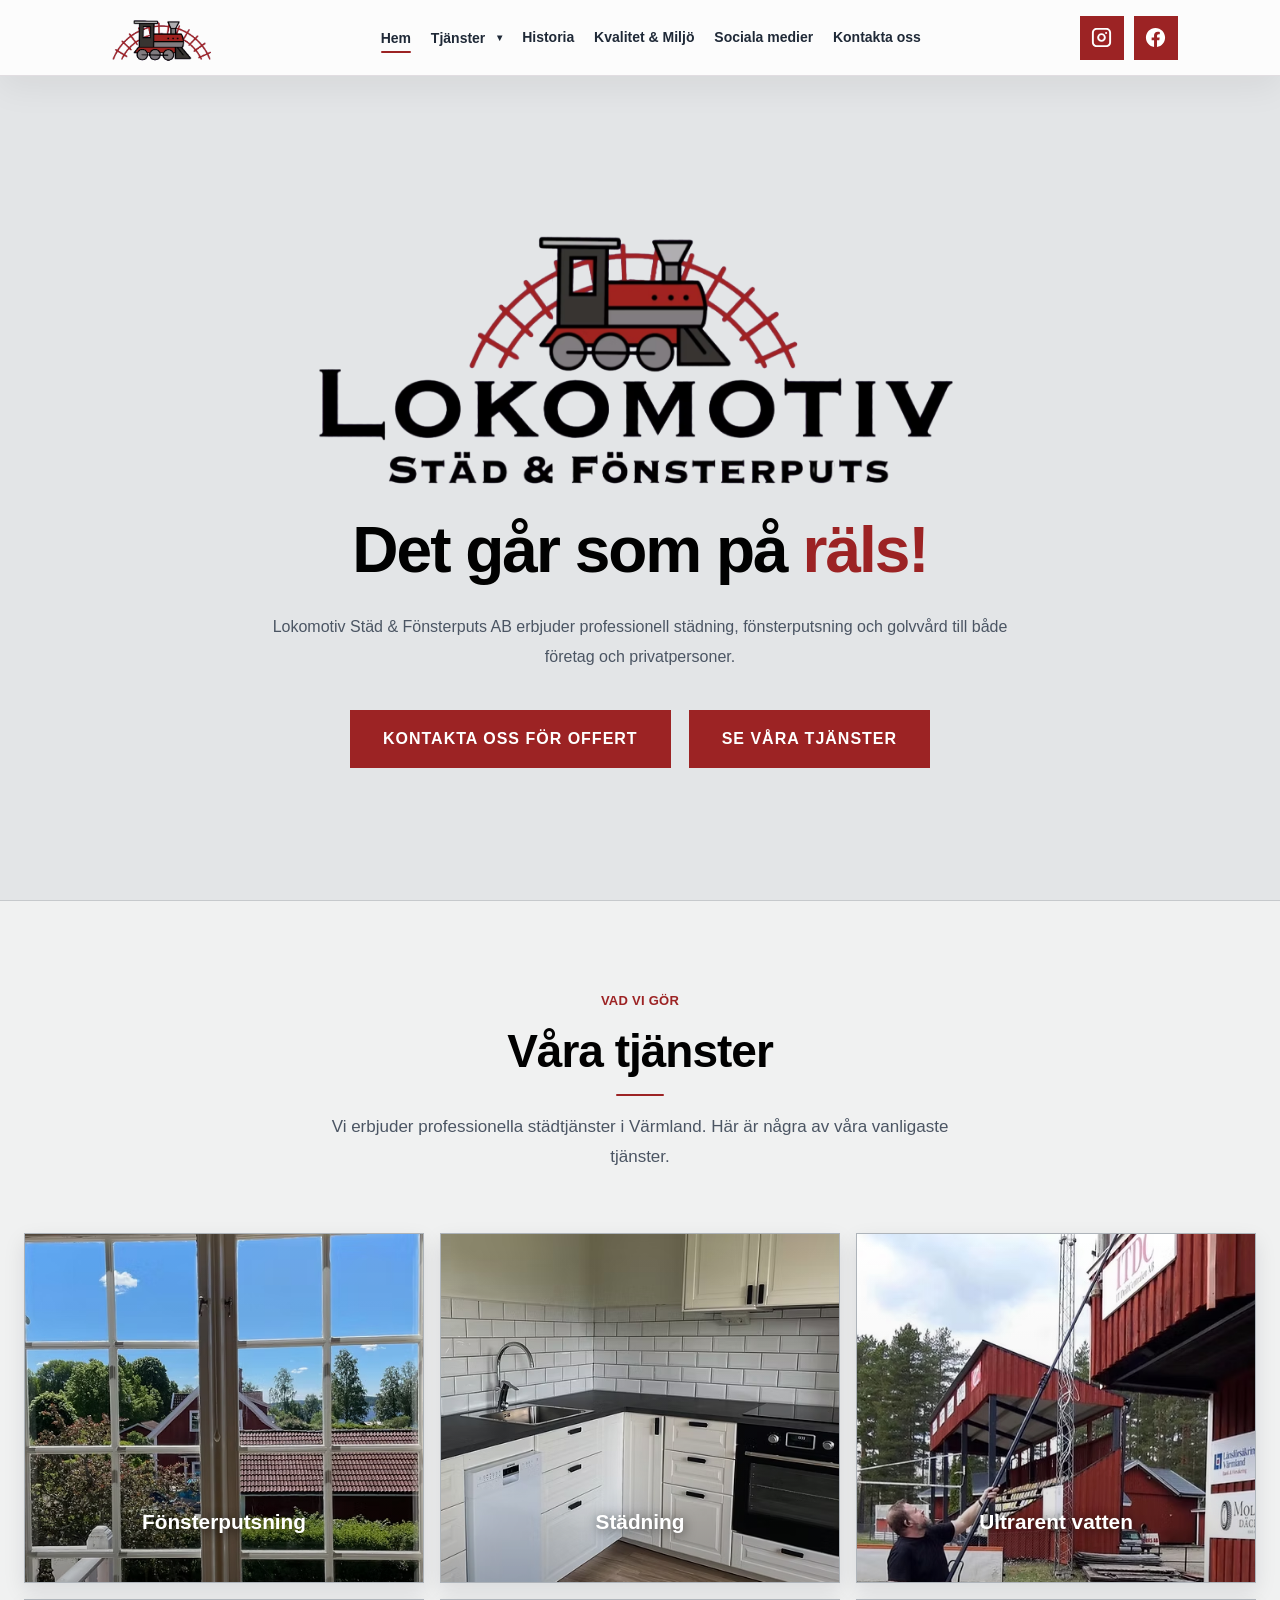
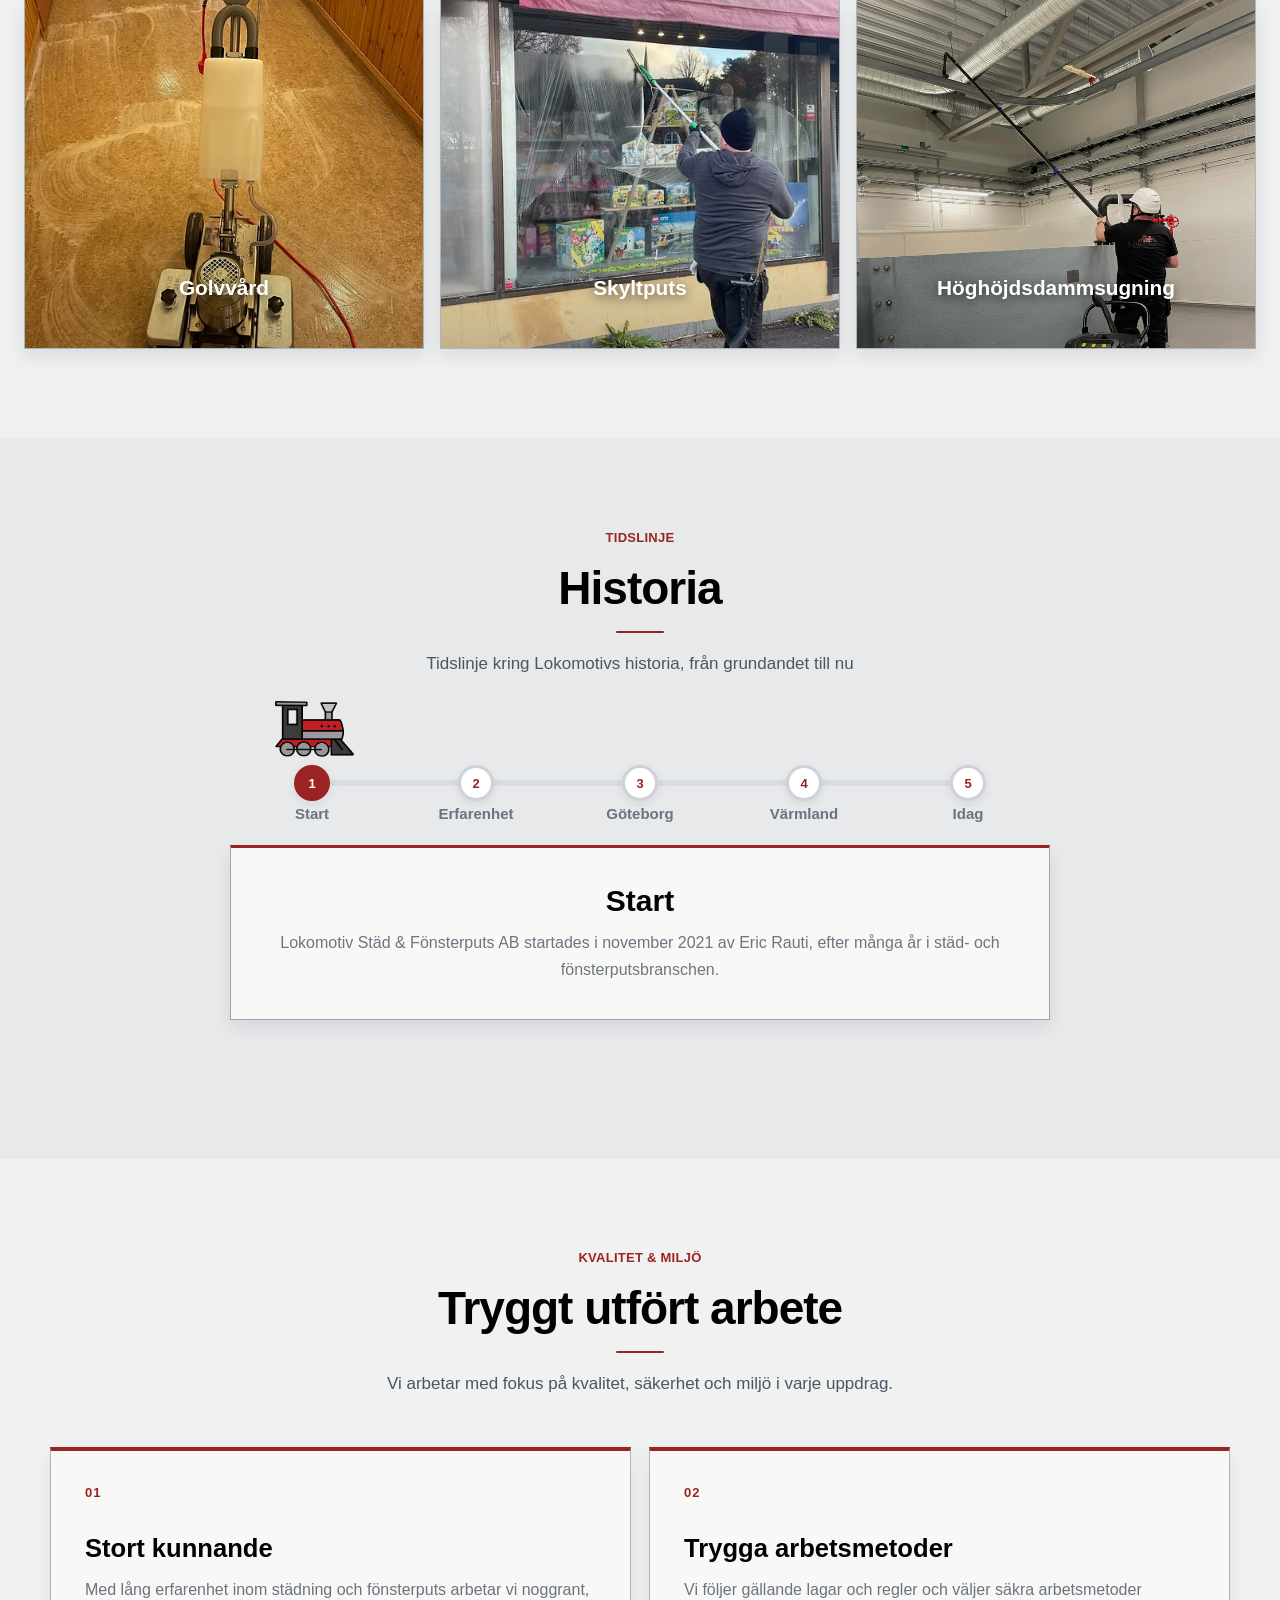
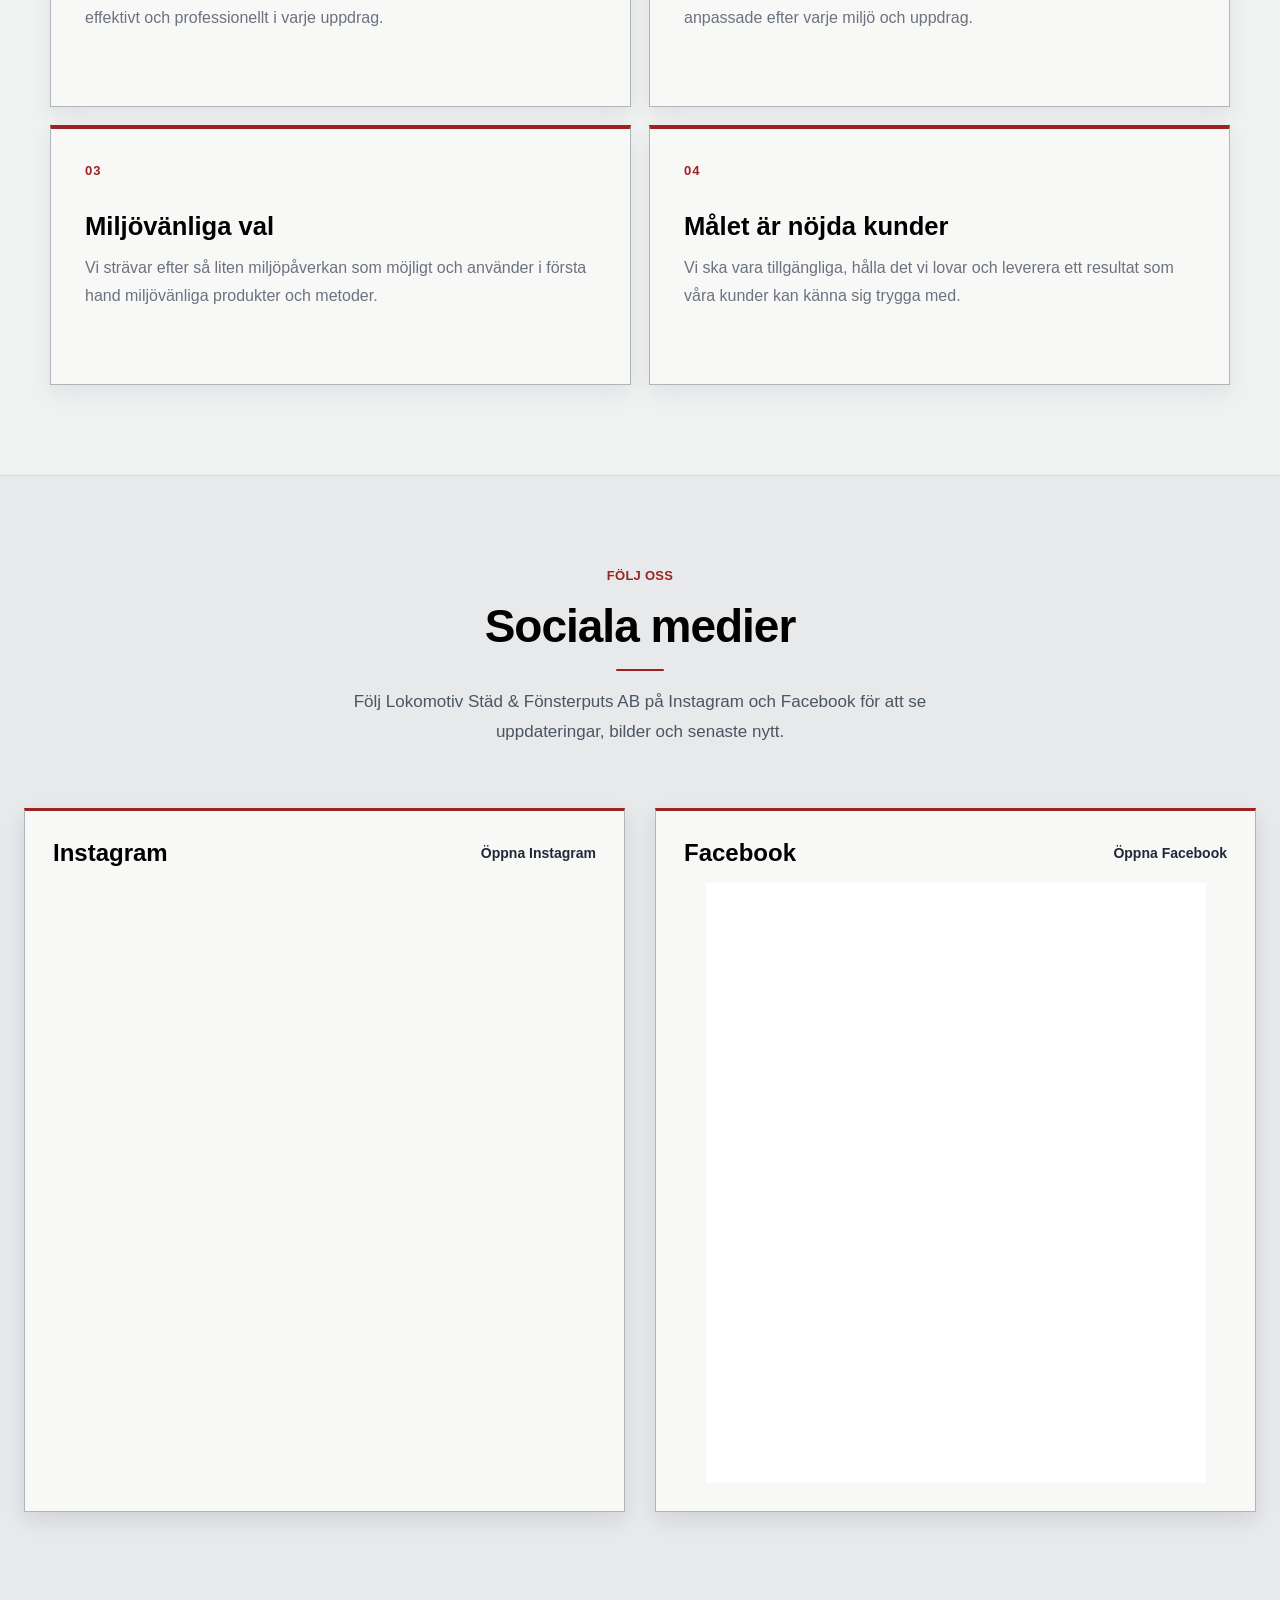
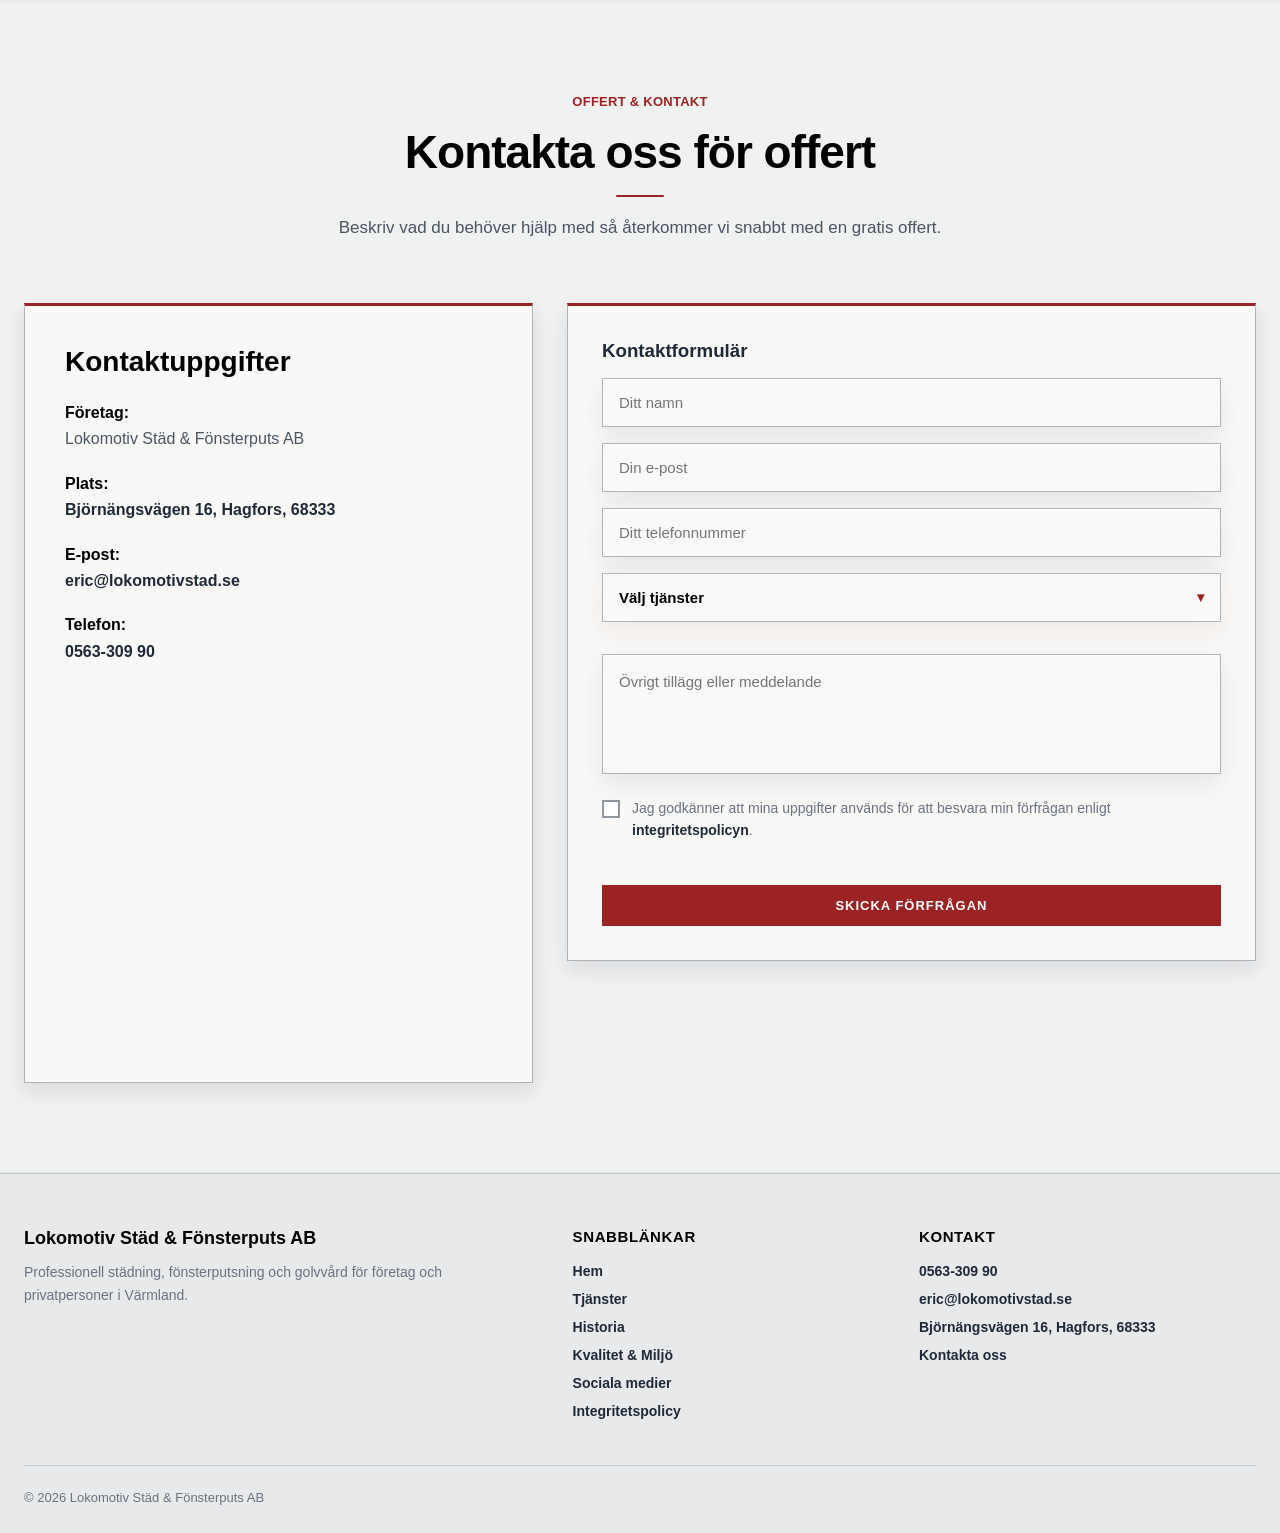
<file: thanks.html>
<!DOCTYPE html>
<html lang="sv">
<head>
  <meta charset="UTF-8">
  <script>
  const submittedAt = Number(
    sessionStorage.getItem("lokomotivContactSubmittedAt") || 0
  );

  const tenMinutes = 10 * 60 * 1000;
  const validSubmission =
    submittedAt > 0 &&
    Date.now() - submittedAt < tenMinutes;

  if (!validSubmission) {
    window.location.replace("/");
  }
</script>
  <meta name="viewport" content="width=device-width, initial-scale=1.0">

  <title>Tack för din förfrågan | Lokomotiv Städ</title>
  <meta name="description" content="Tack för din förfrågan till Lokomotiv Städ & Fönsterputs AB.">
  <meta name="robots" content="noindex,follow">

  <link rel="stylesheet" href="/css/style.css">
  <link rel="stylesheet" href="/css/status-pages.css">
  <link rel="icon" type="image/x-icon" href="/bilder/favicon.ico">
</head>

<body class="status-body thanks-page">

<header>
  <a href="/#hem" class="logo">
    <img src="/bilder/logo.png" alt="Lokomotiv Städ & Fönsterputs AB">
  </a>

  <button class="menu-btn" id="menuBtn" aria-label="Öppna meny" aria-expanded="false" aria-controls="navMenu">
    <span></span>
    <span></span>
    <span></span>
  </button>

  <nav id="navMenu">
    <a href="/#hem"Hem/a>

    <div class="nav-dropdown">
      <a href="/#tjanster" class="nav-dropdown-toggle">Tjänster</a>

      <div class="nav-dropdown-menu">
        <a href="/fonsterputsning.html">Fönsterputsning</a>
        <a href="/stadning.html">Städning</a>
        <a href="/ultrarent-vatten.html">Ultrarent vatten</a>
        <a href="/golvvard.html">Golvvård</a>
        <a href="/skyltputs.html">Skyltputs</a>
        <a href="/hoghojdsdammsugning.html">Höghöjdsdammsugning</a>
      </div>
    </div>

    <a href="/#historia">Historia</a>
    <a href="/#kvalitet">Kvalitet & Miljö</a>
    <a href="/#sociala-medier">Sociala medier</a>
    <a href="/#kontakt">Kontakta oss</a>
  </nav>

  <div class="header-actions">
    <div class="social-icons">
      <a href="https://www.instagram.com/lokomotivstad"
         class="btn btn-secondary social-button social-button--instagram"
         target="_blank"
         rel="noopener noreferrer"
         aria-label="Instagram">
        <svg viewBox="0 0 24 24" class="icon" aria-hidden="true">
          <path d="M7 2C4.2 2 2 4.2 2 7v10c0 2.8 2.2 5 5 5h10c2.8 0 5-2.2 5-5V7c0-2.8-2.2-5-5-5H7zm10 2c1.7 0 3 1.3 3 3v10c0 1.7-1.3 3-3 3H7c-1.7 0-3-1.3-3-3V7c0-1.7 1.3-3 3-3h10zm-5 3.5A4.5 4.5 0 1 0 16.5 12 4.5 4.5 0 0 0 12 7.5zm0 2A2.5 2.5 0 1 1 9.5 12 2.5 2.5 0 0 1 12 9.5zm4.8-3.3a1.1 1.1 0 1 0 1.1 1.1 1.1 1.1 0 0 0-1.1-1.1z"/>
        </svg>
      </a>

      <a href="https://www.facebook.com/lokomotivstad"
         class="btn btn-secondary social-button social-button--facebook"
         target="_blank"
         rel="noopener noreferrer"
         aria-label="Facebook">
        <svg viewBox="0 0 24 24" class="icon" aria-hidden="true">
          <path d="M22 12.06C22 6.48 17.52 2 11.94 2S2 6.48 2 12.06c0 5.03 3.68 9.2 8.49 9.94v-7.03H7.96v-2.91h2.53V9.84c0-2.5 1.49-3.88 3.77-3.88 1.09 0 2.23.2 2.23.2v2.45h-1.26c-1.24 0-1.63.77-1.63 1.56v1.89h2.77l-.44 2.91H13.6V22c4.81-.74 8.4-4.91 8.4-9.94z"/>
        </svg>
      </a>
    </div>
  </div>
</header>


<main>

  <section class="status-panel" aria-labelledby="thanks-title">
    
<div class="status-visual" aria-hidden="true">
  <svg viewBox="0 0 96 96">
    <path d="M18 30h60v42H18z"/>
    <path d="M18 32l30 24 30-24"/>
    <path d="M30 23h36"/>
    <path d="M36 17h24"/>
  </svg>
</div>


    <p class="status-eyebrow">Förfrågan skickad</p>

    <h1 class="status-title" id="thanks-title">
      Tack för att du hörde av dig.
    </h1>

    <p class="status-text">
      Vi har tagit emot din förfrågan och återkommer så snart vi kan.
      Om vi behöver fler uppgifter kontaktar vi dig via informationen du skickade in.
    </p>

    <div class="status-actions">
      <a href="/" class="btn btn-primary">Till startsidan</a>
      <a href="/#tjanster" class="btn btn-secondary">Se våra tjänster</a>
    </div>

    <p class="status-help">
      Behöver du komplettera något?
      Ring <a href="tel:+4656330990">0563-309 90</a>
      eller mejla <a href="mailto:eric@lokomotivstad.se">eric@lokomotivstad.se</a>.
    </p>
  </section>

</main>


<footer class="site-footer">
  <div class="footer-inner">

    <div class="footer-column footer-brand">
      <strong>Lokomotiv Städ & Fönsterputs AB</strong>
      <p>
        Professionell städning, fönsterputsning och golvvård
        för företag och privatpersoner i Värmland.
      </p>
    </div>

    <div class="footer-column">
      <h3>Snabblänkar</h3>
      <div class="footer-nav">
        <a href="/#hem"Hem/a>
        <a href="/#tjanster">Tjänster</a>
        <a href="/#historia">Historia</a>
        <a href="/#kvalitet">Kvalitet & Miljö</a>
        <a href="/#sociala-medier">Sociala medier</a>
        <a href="/integritet.html">Integritetspolicy</a>
      </div>
    </div>

    <div class="footer-column">
      <h3>Kontakt</h3>
      <div class="footer-contact">
        <a href="tel:+4656330990">0563-309 90</a>
        <a href="mailto:eric@lokomotivstad.se">eric@lokomotivstad.se</a>
        <a
          href="https://www.google.com/maps/search/?api=1&query=Bj%C3%B6rn%C3%A4ngsv%C3%A4gen+16%2C+683+33+Hagfors"
          target="_blank"
          rel="noopener noreferrer"
          class="footer-address"
        >
          Björnängsvägen 16, Hagfors, 68333
        </a>
        <a href="/#kontakt" class="footer-policy">Kontakta oss</a>
      </div>
    </div>

  </div>

  <div class="footer-bottom">
    <p>© 2026 Lokomotiv Städ & Fönsterputs AB</p>
  </div>
</footer>


<script src="/script.js"></script>
</body>
</html>
</file>
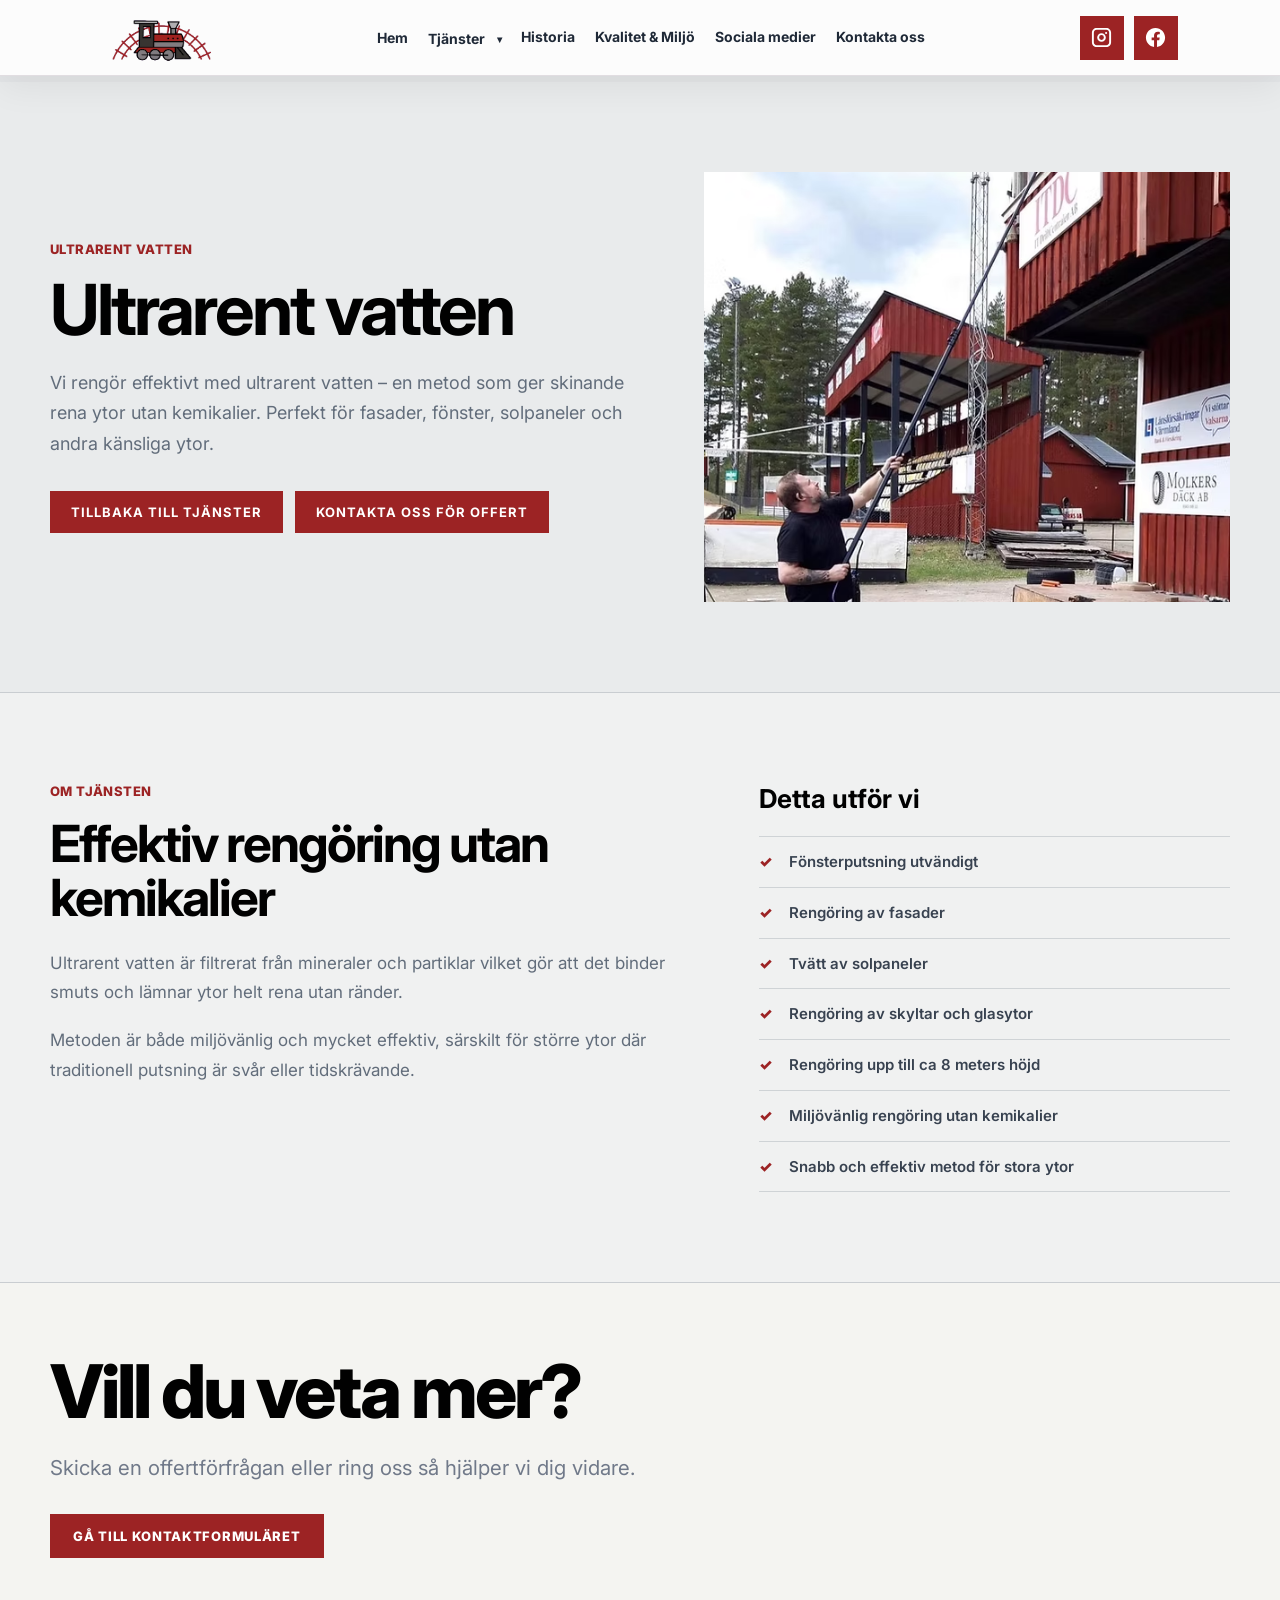
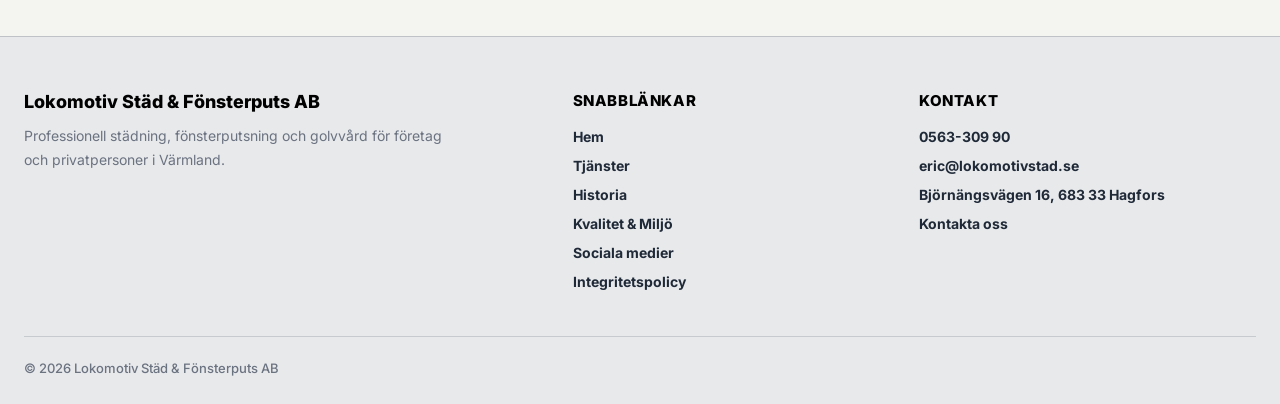
<file: ultrarent-vatten.html>
<!DOCTYPE html>
<html lang="sv">
<head>
  <meta charset="UTF-8" />
  <meta name="viewport" content="width=device-width, initial-scale=1.0" />
  <meta name="referrer" content="strict-origin-when-cross-origin">
  <title>Ultrarent vatten | Lokomotiv Städ & Fönsterputs AB</title>
  <meta name="description" content="Rengöring med ultrarent vatten i Hagfors och Värmland. Perfekt för fasader, fönster och solpaneler.">
  <link rel="stylesheet" href="css/style.css" />
  <link rel="preconnect" href="https://fonts.googleapis.com">
  <link rel="preconnect" href="https://fonts.gstatic.com" crossorigin>
  <link href="https://fonts.googleapis.com/css2?family=Inter:wght@400;600;800&display=swap" rel="stylesheet">
  <link rel="icon" type="image/x-icon" href="bilder/favicon.ico">
</head>
<body class="service-body" id="top">
    <div class="mouse-glow"></div>
<header>
    <a href="index.html#hem" class="logo">
  <img src="bilder/logo.png" alt="Lokomotiv Städ & Fönsterputs AB">
</a>

    <button class="menu-btn" id="menuBtn" aria-label="Öppna meny" aria-expanded="false" aria-controls="navMenu">
  <span></span>
  <span></span>
  <span></span>
</button>

    <nav id="navMenu">
      <a href="index.html#hem">Hem</a>
      <div class="nav-dropdown">
  <a href="index.html#tjanster" class="nav-dropdown-toggle">
  Tjänster
</a>

  <div class="nav-dropdown-menu">
    <a href="fonsterputsning.html">Fönsterputsning</a>
    <a href="stadning.html">Städning</a>
    <a href="ultrarent-vatten.html">Ultrarent vatten</a>
    <a href="golvvard.html">Golvvård</a>
    <a href="skyltputs.html">Skyltputs</a>
    <a href="hoghojdsdammsugning.html">Höghöjdsdammsugning</a>
  </div>
</div>
      <a href="index.html#historia">Historia</a>
      <a href="index.html#kvalitet">Kvalitet & Miljö</a>
      <a href="index.html#sociala-medier">Sociala medier</a>
      <a href="index.html#kontakt">Kontakta oss</a>
    </nav>
     <div class="header-actions">

  <div class="social-icons">
  <a href="https://www.instagram.com/lokomotivstad"
   class="btn btn-secondary social-button social-button--instagram"
   target="_blank"
   rel="noopener noreferrer"
   aria-label="Instagram">
    <svg viewBox="0 0 24 24" class="icon">
      <path d="M7 2C4.2 2 2 4.2 2 7v10c0 2.8 2.2 5 5 5h10c2.8 0 5-2.2 5-5V7c0-2.8-2.2-5-5-5H7zm10 2c1.7 0 3 1.3 3 3v10c0 1.7-1.3 3-3 3H7c-1.7 0-3-1.3-3-3V7c0-1.7 1.3-3 3-3h10zm-5 3.5A4.5 4.5 0 1 0 16.5 12 4.5 4.5 0 0 0 12 7.5zm0 2A2.5 2.5 0 1 1 9.5 12 2.5 2.5 0 0 1 12 9.5zm4.8-3.3a1.1 1.1 0 1 0 1.1 1.1 1.1 1.1 0 0 0-1.1-1.1z"/>
    </svg>
  </a>

  <a href="https://www.facebook.com/lokomotivstad"
   class="btn btn-secondary social-button social-button--facebook"
   target="_blank"
   rel="noopener noreferrer"
   aria-label="Facebook">
  <svg viewBox="0 0 24 24" class="icon">
    <path d="M22 12.06C22 6.48 17.52 2 11.94 2S2 6.48 2 12.06c0 5.03 3.68 9.2 8.49 9.94v-7.03H7.96v-2.91h2.53V9.84c0-2.5 1.49-3.88 3.77-3.88 1.09 0 2.23.2 2.23.2v2.45h-1.26c-1.24 0-1.63.77-1.63 1.56v1.89h2.77l-.44 2.91H13.6V22c4.81-.74 8.4-4.91 8.4-9.94z"/>
  </svg>
</a>
</div>

    </div>
  </header>

<main class="service-page-clean">

  <!-- HERO -->
  <section class="service-band service-band--hero">
    <div class="service-band__inner service-hero-clean">

      <div class="service-hero-clean__text">
        <span class="service-kicker">Ultrarent vatten</span>

        <h1>Ultrarent vatten</h1>

        <p>
          Vi rengör effektivt med ultrarent vatten – en metod som ger skinande rena ytor utan kemikalier. Perfekt för fasader, fönster, solpaneler och andra känsliga ytor.
        </p>

        <div class="service-actions-clean">
          <a href="index.html#tjanster" class="btn btn-secondary">
            Tillbaka till tjänster
          </a>

          <a href="index.html#kontakt" class="btn btn-primary">
            Kontakta oss för offert
          </a>
        </div>
      </div>

      <div class="service-hero-clean__image">
        <img
          src="bilder/ultrarent.avif"
          alt="Rengöring med ultrarent vatten"
          loading="eager"
        >
      </div>

    </div>
  </section>


  <!-- OM TJÄNSTEN -->
  <section class="service-band service-band--info">
    <div class="service-band__inner service-info-clean">

      <div class="service-info-clean__text">
        <span class="service-kicker">Om tjänsten</span>

        <h2>Effektiv rengöring utan kemikalier</h2>

        <p>
          Ultrarent vatten är filtrerat från mineraler och partiklar vilket gör att det binder smuts och lämnar ytor helt rena utan ränder.
        </p>

        <p>
          Metoden är både miljövänlig och mycket effektiv, särskilt för större ytor där traditionell putsning är svår eller tidskrävande.
        </p>
      </div>

      <div class="service-list-clean">
        <h3>Detta utför vi</h3>

        <ul>
          <li>Fönsterputsning utvändigt</li>
          <li>Rengöring av fasader</li>
          <li>Tvätt av solpaneler</li>
          <li>Rengöring av skyltar och glasytor</li>
          <li>Rengöring upp till ca 8 meters höjd</li>
          <li>Miljövänlig rengöring utan kemikalier</li>
          <li>Snabb och effektiv metod för stora ytor</li>
        </ul>
      </div>

    </div>
  </section>


  <!-- CTA -->
  <section class="service-band service-band--cta">
    <div class="service-band__inner service-cta-clean">

      <h2>Vill du veta mer?</h2>

      <p>
        Skicka en offertförfrågan eller ring oss så hjälper vi dig vidare.
      </p>

      <a href="index.html#kontakt" class="btn btn-primary service-cta-button">
        Gå till kontaktformuläret
      </a>

    </div>
  </section>

</main>

<footer class="site-footer">

  <div class="footer-inner">

    <div class="footer-column footer-brand">
      <strong>Lokomotiv Städ & Fönsterputs AB</strong>
      <p>
        Professionell städning, fönsterputsning och golvvård
        för företag och privatpersoner i Värmland.
      </p>
    </div>


    <div class="footer-column">
      <h3>Snabblänkar</h3>

      <div class="footer-nav">
        <a href="index.html#hem">Hem</a>
        <a href="index.html#tjanster">Tjänster</a>
        <a href="index.html#historia">Historia</a>
        <a href="index.html#kvalitet">Kvalitet & Miljö</a>
        <a href="index.html#sociala-medier">Sociala medier</a>
        <a href="integritet.html">Integritetspolicy</a>
      </div>
    </div>


    <div class="footer-column">
      <h3>Kontakt</h3>

      <div class="footer-contact">
        <a href="tel:+4656330990">0563-309 90</a>
        <a href="mailto:eric@lokomotivstad.se">eric@lokomotivstad.se</a>
        <a
          href="https://www.google.com/maps/search/?api=1&query=Bj%C3%B6rn%C3%A4ngsv%C3%A4gen+16%2C+683+33+Hagfors"
          target="_blank"
          rel="noopener noreferrer"
          class="footer-address"
        >
          Björnängsvägen 16, 683 33 Hagfors
        </a>

        <a href="index.html#kontakt" class="footer-policy">
          Kontakta oss
        </a>
      </div>
    </div>

  </div>


  <div class="footer-bottom">
    <p>© 2026 Lokomotiv Städ & Fönsterputs AB</p>
  </div>

</footer>

      <div class="floating-buttons">
  <a href="#top" class="scroll-top-btn" id="scrollTopBtn" aria-label="Till toppen">↑</a>
</div>

  <script src="script.js"></script>

</body>
</html>
</file>
<file: css/style.css>
/* Structured entry point. Import order preserves the original CSS cascade. */
@import url("./core/01-tokens-global.css");
@import url("./components/02-header-navigation.css");
@import url("./sections/03-hero-buttons.css");
@import url("./sections/04-content-cards-services.css");
@import url("./components/05-contact-forms.css");
@import url("./components/06-floating-controls.css");
@import url("./pages/07-privacy-service-pages.css");
@import url("./core/08-animations.css");
@import url("./responsive/09-core-responsive.css");
@import url("./components/10-before-after-sliders.css");
@import url("./overrides/11-navigation-service-refinements.css");
@import url("./overrides/12-visual-wide-screen.css");
@import url("./components/13-uploads-motion-assets.css");
@import url("./responsive/14-adaptive-layout.css");
@import url("./overrides/15-header-footer-refinements.css");
@import url("./overrides/16-device-fallbacks.css");
@import url("./overrides/17-final-surface-buttons.css");
@import url("./overrides/18-performance-reduced-motion.css");
@import url("./overrides/19-interaction-content-polish.css");
@import url("./overrides/20-responsive-shadows-density.css");
@import url("./components/21-header-social-buttons.css");
@import url("./sections/22-service-card-expansion.css");
@import url("./sections/23-company-history-slider.css");
@import url("./sections/24-home-fullwidth-history.css");
@import url("./themes/25-sharp-surfaces.css");
@import url("./sections/26-hero-quality-environment.css");
@import url("./components/27-form-polish.css");
@import url("./components/28-privacy-footer.css");
@import url("./components/29-social-buttons-polish.css");
@import url("./sections/30-history-status.css");
@import url("./pages/31-clean-service-pages.css");
@import url("./components/32-links-service-cta.css");
@import url("./sections/33-social-history-header.css");
@import url("./components/34-mobile-menu-fullscreen.css");
@import url("./components/35-mobile-menu-morph.css");
@import url("./components/36-mobile-menu-v10.css");
@import url("./components/37-header-final-layout.css");
@import url("./sections/38-social-media-final-fix.css");
</file>
<file: css/status-pages.css>
/* =========================================
   STATUS PAGES â€” THANKS / 404
   ========================================= */

.status-body {
  min-height: 100vh;
  background: #fbfbfa;
}

.status-body main {
  min-height: calc(100svh - 170px);
  padding: 150px 24px 80px;
  display: grid;
  place-items: center;
}

.status-panel {
  width: min(760px, 100%);
  text-align: center;
  margin: 0 auto;
}

.status-visual {
  width: 142px;
  height: 142px;
  margin: 0 auto 30px;
  display: grid;
  place-items: center;
  position: relative;
}

.status-visual::before {
  content: "";
  position: absolute;
  inset: 12px;
  background: rgba(156, 35, 36, .07);
  border-radius: 34% 66% 60% 40% / 48% 34% 66% 52%;
  transform: rotate(-8deg);
}

.status-visual svg {
  position: relative;
  z-index: 1;
  width: 92px;
  height: 92px;
  fill: none;
  stroke: var(--primary);
  stroke-width: 1.8;
  stroke-linecap: round;
  stroke-linejoin: round;
}

.status-eyebrow {
  margin: 0 0 12px;
  color: var(--primary);
  font-size: 13px;
  font-weight: 800;
  letter-spacing: .14em;
  text-transform: uppercase;
}

.status-title {
  margin: 0 auto;
  max-width: 700px;
  color: var(--text-dark);
  font-size: clamp(38px, 7vw, 68px);
  line-height: 1.02;
  letter-spacing: -.045em;
  font-weight: 800;
  text-wrap: balance;
}

.status-text {
  max-width: 590px;
  margin: 20px auto 0;
  color: var(--text-muted);
  font-size: clamp(16px, 2vw, 18px);
  line-height: 1.7;
  text-wrap: pretty;
}

.status-actions {
  margin-top: 30px;
  display: flex;
  justify-content: center;
  flex-wrap: wrap;
  gap: 12px;
}

.status-actions .btn {
  min-width: 170px;
  justify-content: center;
}

.status-help {
  max-width: 620px;
  margin: 42px auto 0;
  padding-top: 20px;
  border-top: 1px solid #e2e2df;
  color: var(--text-muted);
  font-size: 14px;
  line-height: 1.6;
}

.status-help a {
  position: relative !important;
  display: inline-block !important;
  width: fit-content !important;

  color: var(--text-dark) !important;
  background: transparent !important;

  border: 0 !important;
  padding: 0 !important;

  font-weight: 700 !important;
  text-decoration: none !important;

  transform: none !important;

  transition: color .2s ease !important;
}

/* Samma rÃ¶da hoverlinje som kontaktlÃ¤nkarna pÃ¥ index.html */
.status-help a::after {
  content: "" !important;

  position: absolute !important;
  left: 0 !important;
  bottom: -5px !important;

  width: 100% !important;
  height: 2px !important;

  background: var(--primary) !important;
  border-radius: 0 !important;

  transform: scaleX(0) !important;
  transform-origin: left center !important;

  transition: transform .28s ease !important;
}

.status-help a:hover {
  color: var(--primary) !important;
  text-decoration: none !important;
  transform: none !important;
}

.status-help a:hover::after {
  transform: scaleX(1) !important;
}

.status-help a:focus-visible {
  outline: 3px solid rgba(156, 35, 36, .28) !important;
  outline-offset: 4px !important;
}

/* 404 */

.status-404 .status-visual {
  width: 160px;
  height: 120px;
  margin-bottom: 28px;
}

.status-404 .status-visual::before {
  inset: 6px 16px 12px;
  border-radius: 48% 52% 36% 64% / 54% 42% 58% 46%;
}

.status-code {
  margin: 0 0 10px;
  color: var(--primary);
  font-size: 14px;
  font-weight: 800;
  letter-spacing: .16em;
  text-transform: uppercase;
}

/* Footer on short status pages */

.status-body .site-footer {
  margin-top: 0;
}

@media (max-width: 760px) {
  .status-body main {
    min-height: auto;
    padding: 120px 20px 58px;
  }

  .status-visual {
    width: 120px;
    height: 120px;
    margin-bottom: 24px;
  }

  .status-visual svg {
    width: 78px;
    height: 78px;
  }

  .status-title {
    font-size: clamp(36px, 11vw, 54px);
  }

  .status-actions {
    display: grid;
  }

  .status-actions .btn {
    width: 100%;
  }

  .status-help {
    margin-top: 34px;
  }
}
</file>
